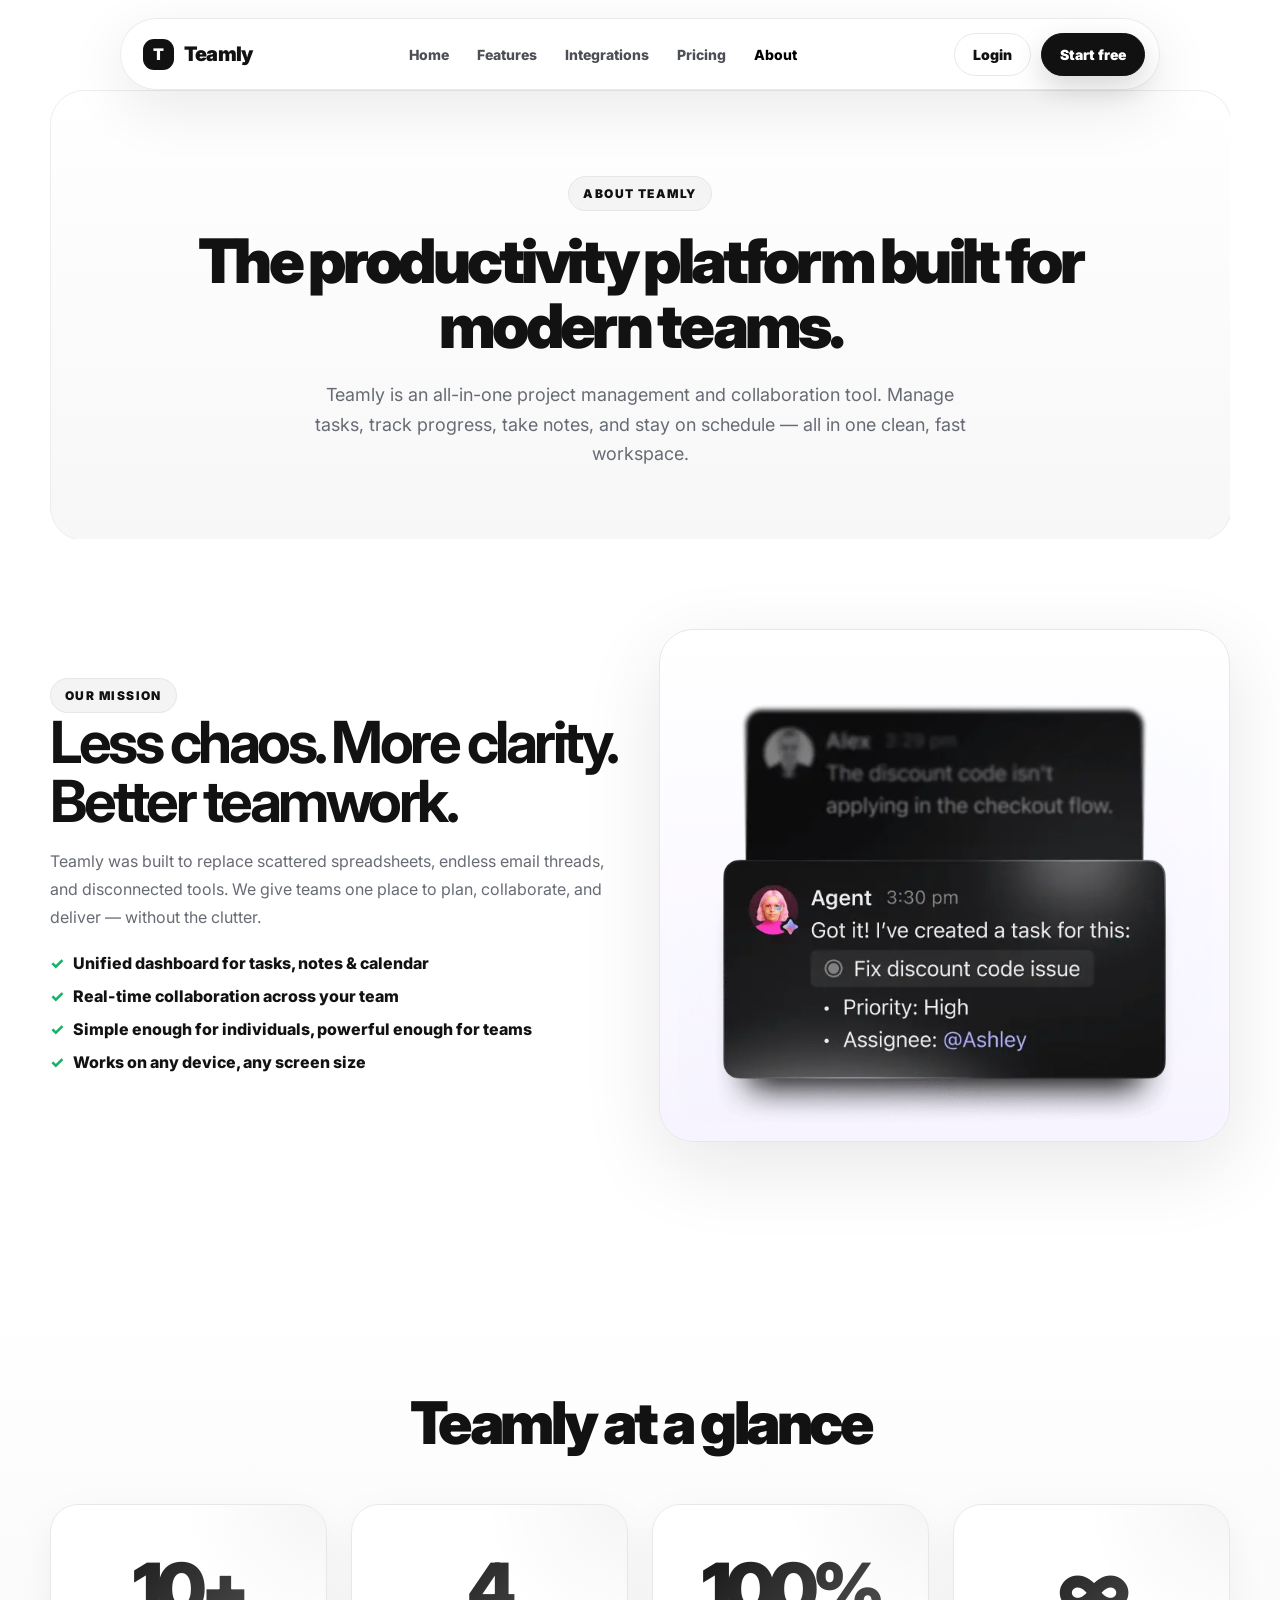
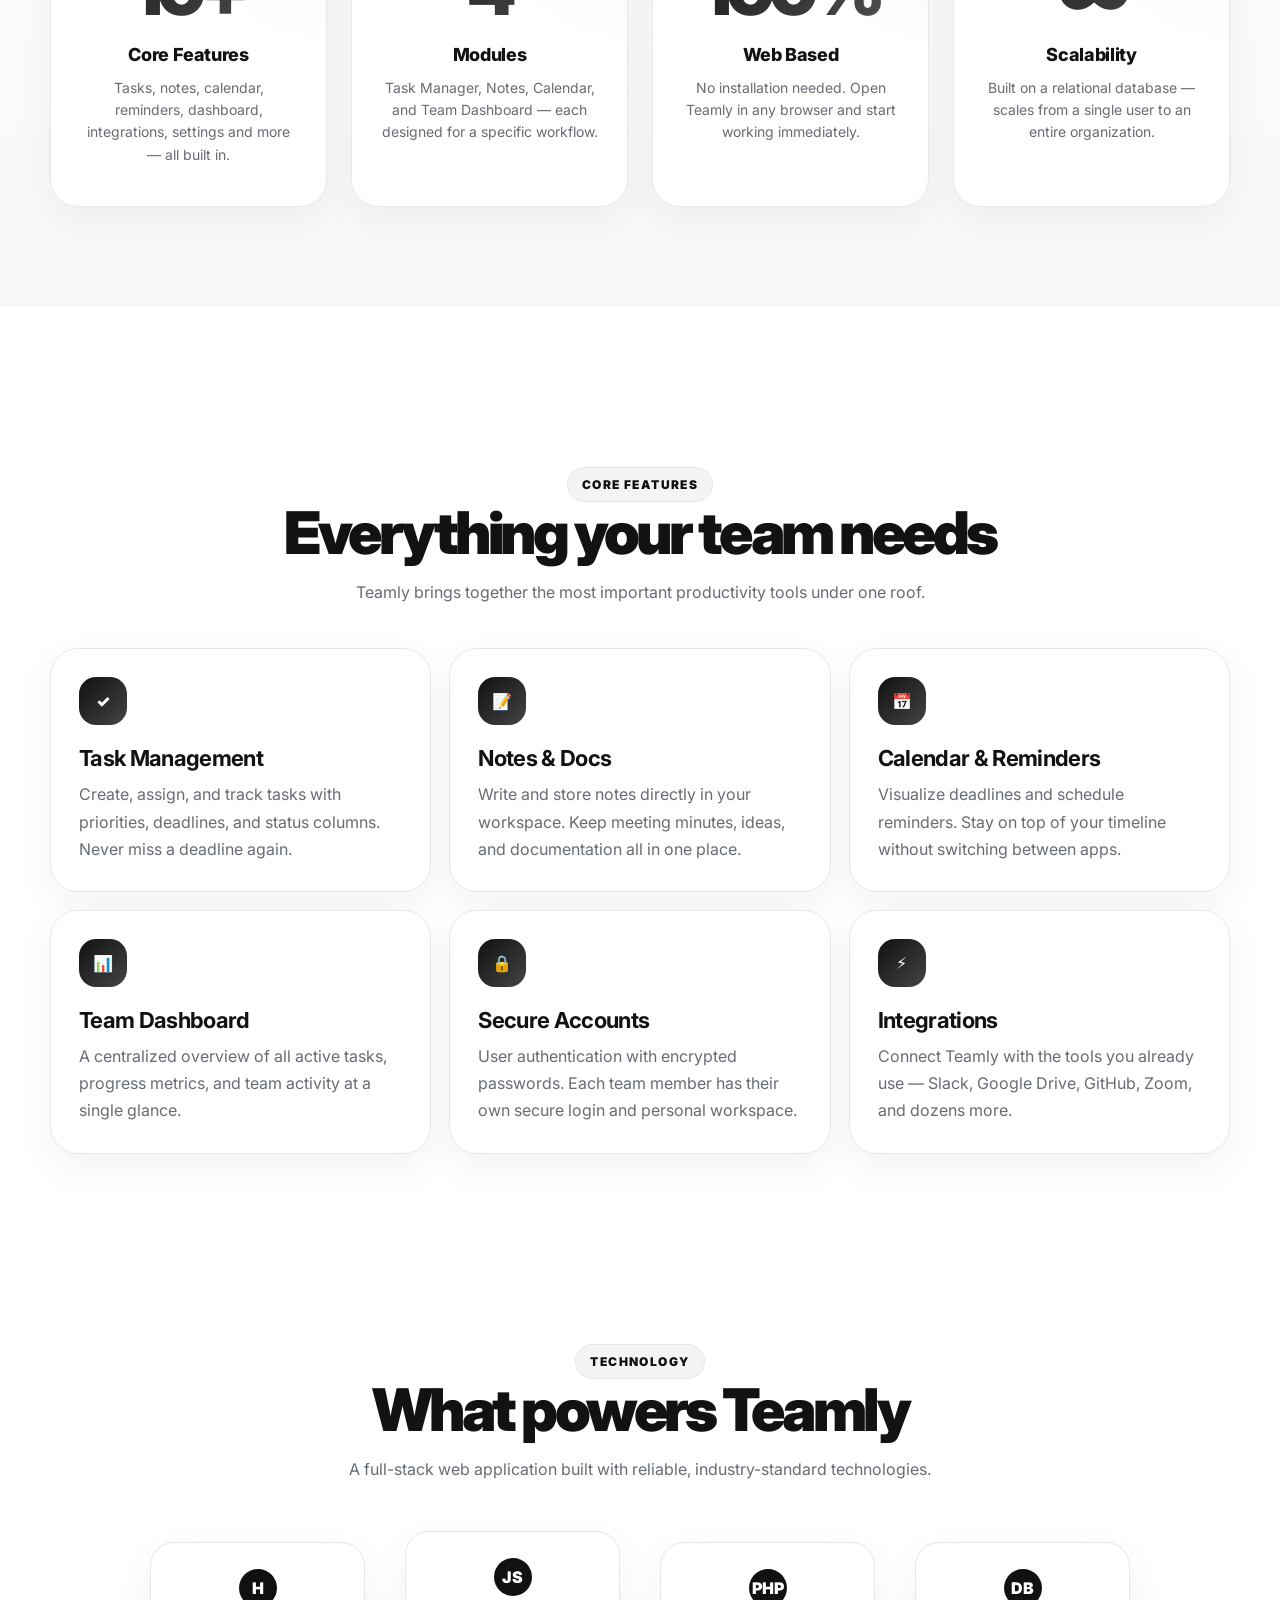
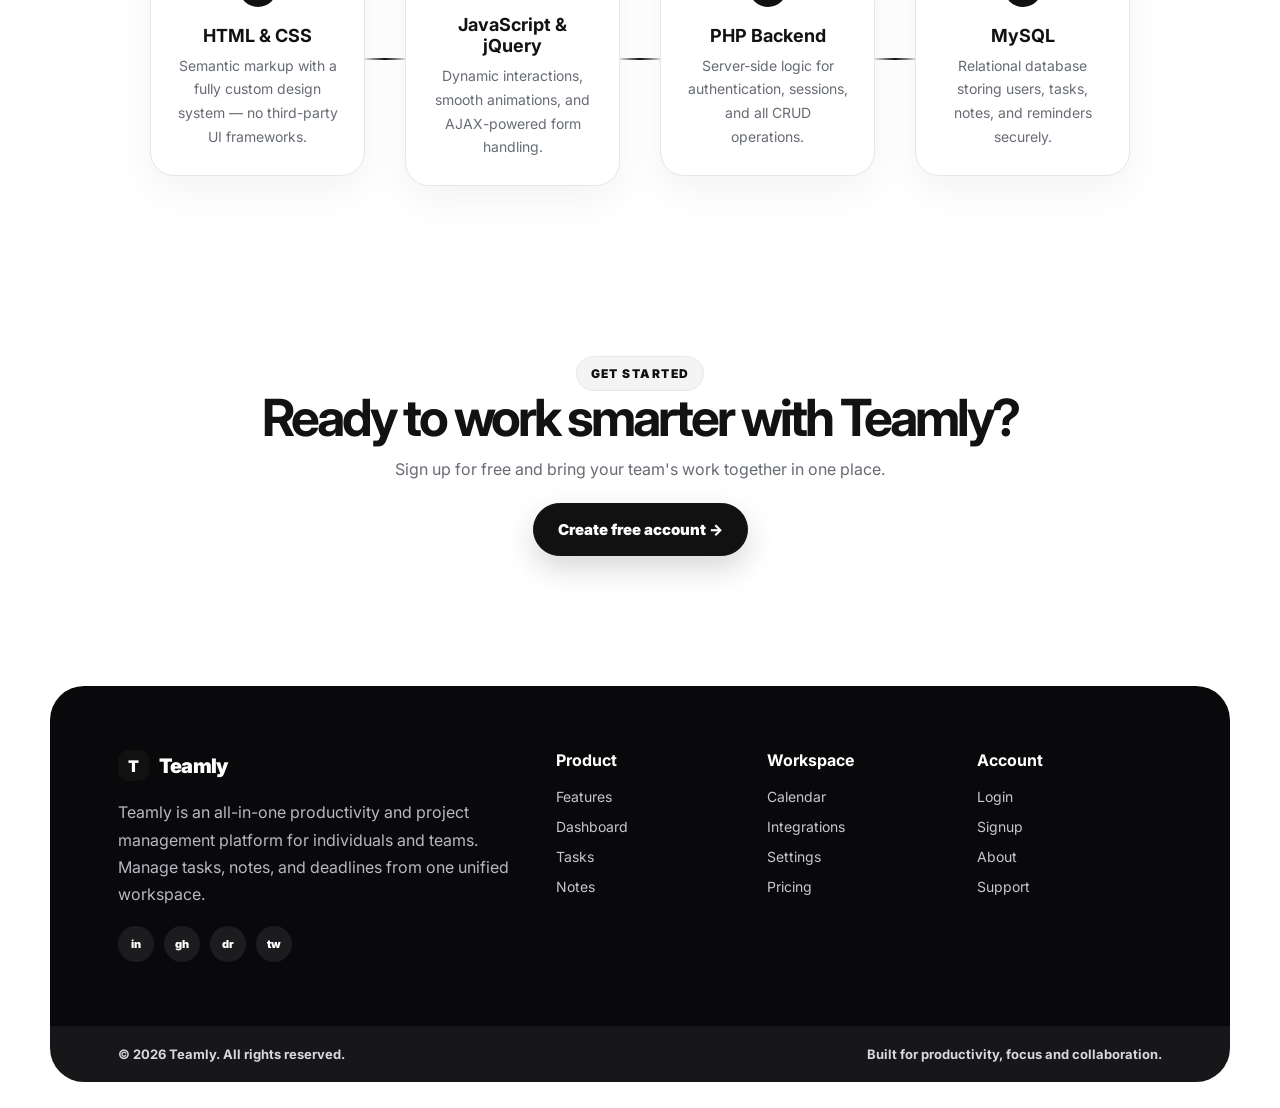
<file: about.html>
<!DOCTYPE html>
<html lang="en">
<head>
  <meta charset="UTF-8">
  <meta name="viewport" content="width=device-width, initial-scale=1.0">
  <title>About — Teamly</title>
  <link rel="preconnect" href="https://fonts.googleapis.com">
  <link rel="preconnect" href="https://fonts.gstatic.com" crossorigin>
  <link href="https://fonts.googleapis.com/css2?family=Inter:wght@400;500;600;700;800;900&display=swap" rel="stylesheet">
  <link rel="stylesheet" href="assets/css/home.css">
</head>
<body>

<header class="glass-header">
  <a href="index.html" class="brand"><span class="brand-mark">T</span><span>Teamly</span></a>
  <nav class="nav-menu" id="navMenu">
    <a href="index.html">Home</a>
    <a href="features.html">Features</a>
    <a href="integrations.html">Integrations</a>
    <a href="pricing.html">Pricing</a>
    <a href="about.html" class="active">About</a>
  </nav>
  <div class="nav-actions">
    <a href="login.html" class="btn btn-light">Login</a>
    <a href="signup.html" class="btn btn-dark">Start free</a>
    <button class="hamburger" id="hamburger" aria-label="Open menu"><span></span><span></span><span></span></button>
  </div>
</header>

<main>

  <!-- Hero -->
  <section class="page-hero section-shell">
    <span class="eyebrow">About Teamly</span>
    <h1>The productivity platform built for modern teams.</h1>
    <p>Teamly is an all-in-one project management and collaboration tool. Manage tasks, track progress, take notes, and stay on schedule — all in one clean, fast workspace.</p>
  </section>

  <!-- Mission -->
  <section class="split-section section-shell">
    <div>
      <span class="eyebrow">Our Mission</span>
      <h2>Less chaos. More clarity. Better teamwork.</h2>
      <p>Teamly was built to replace scattered spreadsheets, endless email threads, and disconnected tools. We give teams one place to plan, collaborate, and deliver — without the clutter.</p>
      <ul class="check-list">
        <li>Unified dashboard for tasks, notes & calendar</li>
        <li>Real-time collaboration across your team</li>
        <li>Simple enough for individuals, powerful enough for teams</li>
        <li>Works on any device, any screen size</li>
      </ul>
    </div>
    <div class="visual-card fade-up">
      <img src="assets/images/clickup/brain-3.webp" alt="Teamly platform visual">
    </div>
  </section>

  <!-- Stats -->
  <section class="stats-section">
    <h2>Teamly at a glance</h2>
    <div class="stats-grid">
      <div class="stat-card fade-up">
        <span class="stat-number">10+</span>
        <span class="stat-label">Core Features</span>
        <p class="stat-desc">Tasks, notes, calendar, reminders, dashboard, integrations, settings and more — all built in.</p>
      </div>
      <div class="stat-card fade-up">
        <span class="stat-number">4</span>
        <span class="stat-label">Modules</span>
        <p class="stat-desc">Task Manager, Notes, Calendar, and Team Dashboard — each designed for a specific workflow.</p>
      </div>
      <div class="stat-card fade-up">
        <span class="stat-number">100%</span>
        <span class="stat-label">Web Based</span>
        <p class="stat-desc">No installation needed. Open Teamly in any browser and start working immediately.</p>
      </div>
      <div class="stat-card fade-up">
        <span class="stat-number">∞</span>
        <span class="stat-label">Scalability</span>
        <p class="stat-desc">Built on a relational database — scales from a single user to an entire organization.</p>
      </div>
    </div>
  </section>

  <!-- What Teamly Does -->
  <section class="section-shell section-pad">
    <div class="section-heading">
      <span class="eyebrow">Core Features</span>
      <h2>Everything your team needs</h2>
      <p>Teamly brings together the most important productivity tools under one roof.</p>
    </div>
    <div class="feature-grid">
      <div class="feature-card fade-up">
        <div class="icon-bubble">✓</div>
        <h3>Task Management</h3>
        <p>Create, assign, and track tasks with priorities, deadlines, and status columns. Never miss a deadline again.</p>
      </div>
      <div class="feature-card fade-up">
        <div class="icon-bubble">📝</div>
        <h3>Notes & Docs</h3>
        <p>Write and store notes directly in your workspace. Keep meeting minutes, ideas, and documentation all in one place.</p>
      </div>
      <div class="feature-card fade-up">
        <div class="icon-bubble">📅</div>
        <h3>Calendar & Reminders</h3>
        <p>Visualize deadlines and schedule reminders. Stay on top of your timeline without switching between apps.</p>
      </div>
      <div class="feature-card fade-up">
        <div class="icon-bubble">📊</div>
        <h3>Team Dashboard</h3>
        <p>A centralized overview of all active tasks, progress metrics, and team activity at a single glance.</p>
      </div>
      <div class="feature-card fade-up">
        <div class="icon-bubble">🔒</div>
        <h3>Secure Accounts</h3>
        <p>User authentication with encrypted passwords. Each team member has their own secure login and personal workspace.</p>
      </div>
      <div class="feature-card fade-up">
        <div class="icon-bubble">⚡</div>
        <h3>Integrations</h3>
        <p>Connect Teamly with the tools you already use — Slack, Google Drive, GitHub, Zoom, and dozens more.</p>
      </div>
    </div>
  </section>

  <!-- Tech Stack -->
  <section class="context-section section-shell">
    <span class="eyebrow">Technology</span>
    <h2>What powers Teamly</h2>
    <p>A full-stack web application built with reliable, industry-standard technologies.</p>
    <div class="context-flow" style="margin-top:48px; grid-template-columns:1fr 40px 1fr 40px 1fr 40px 1fr">
      <div class="context-card">
        <span>H</span>
        <b>HTML & CSS</b>
        <p>Semantic markup with a fully custom design system — no third-party UI frameworks.</p>
      </div>
      <div class="flow-line"></div>
      <div class="context-card">
        <span>JS</span>
        <b>JavaScript & jQuery</b>
        <p>Dynamic interactions, smooth animations, and AJAX-powered form handling.</p>
      </div>
      <div class="flow-line"></div>
      <div class="context-card">
        <span>PHP</span>
        <b>PHP Backend</b>
        <p>Server-side logic for authentication, sessions, and all CRUD operations.</p>
      </div>
      <div class="flow-line"></div>
      <div class="context-card">
        <span>DB</span>
        <b>MySQL</b>
        <p>Relational database storing users, tasks, notes, and reminders securely.</p>
      </div>
    </div>
  </section>

  <!-- CTA -->
  <section class="final-cta section-shell">
    <span class="eyebrow">Get Started</span>
    <h2>Ready to work smarter with Teamly?</h2>
    <p>Sign up for free and bring your team's work together in one place.</p>
    <a href="signup.html" class="btn btn-dark btn-large">Create free account →</a>
  </section>

</main>

<footer class="creative-footer">
  <div class="footer-glow"></div>
  <div class="footer-top">
    <div class="footer-brand">
      <a href="index.html" class="brand footer-brand-logo"><span class="brand-mark">T</span><span>Teamly</span></a>
      <p>Teamly is an all-in-one productivity and project management platform for individuals and teams. Manage tasks, notes, and deadlines from one unified workspace.</p>
      <div class="socials"><a>in</a><a>gh</a><a>dr</a><a>tw</a></div>
    </div>
    <div class="footer-links">
      <div><h4>Product</h4><a href="features.html">Features</a><a href="dashboard.php">Dashboard</a><a href="tasks.php">Tasks</a><a href="notes.php">Notes</a></div>
      <div><h4>Workspace</h4><a href="calendar.html">Calendar</a><a href="integrations.html">Integrations</a><a href="settings.html">Settings</a><a href="pricing.html">Pricing</a></div>
      <div><h4>Account</h4><a href="login.html">Login</a><a href="signup.html">Signup</a><a href="about.html">About</a><a href="#">Support</a></div>
    </div>
  </div>
  <div class="footer-bottom"><span>© 2026 Teamly. All rights reserved.</span><span>Built for productivity, focus and collaboration.</span></div>
</footer>

<script src="https://code.jquery.com/jquery-3.7.1.min.js"></script>
<script src="assets/js/home.js"></script>
</body>
</html>
</file>
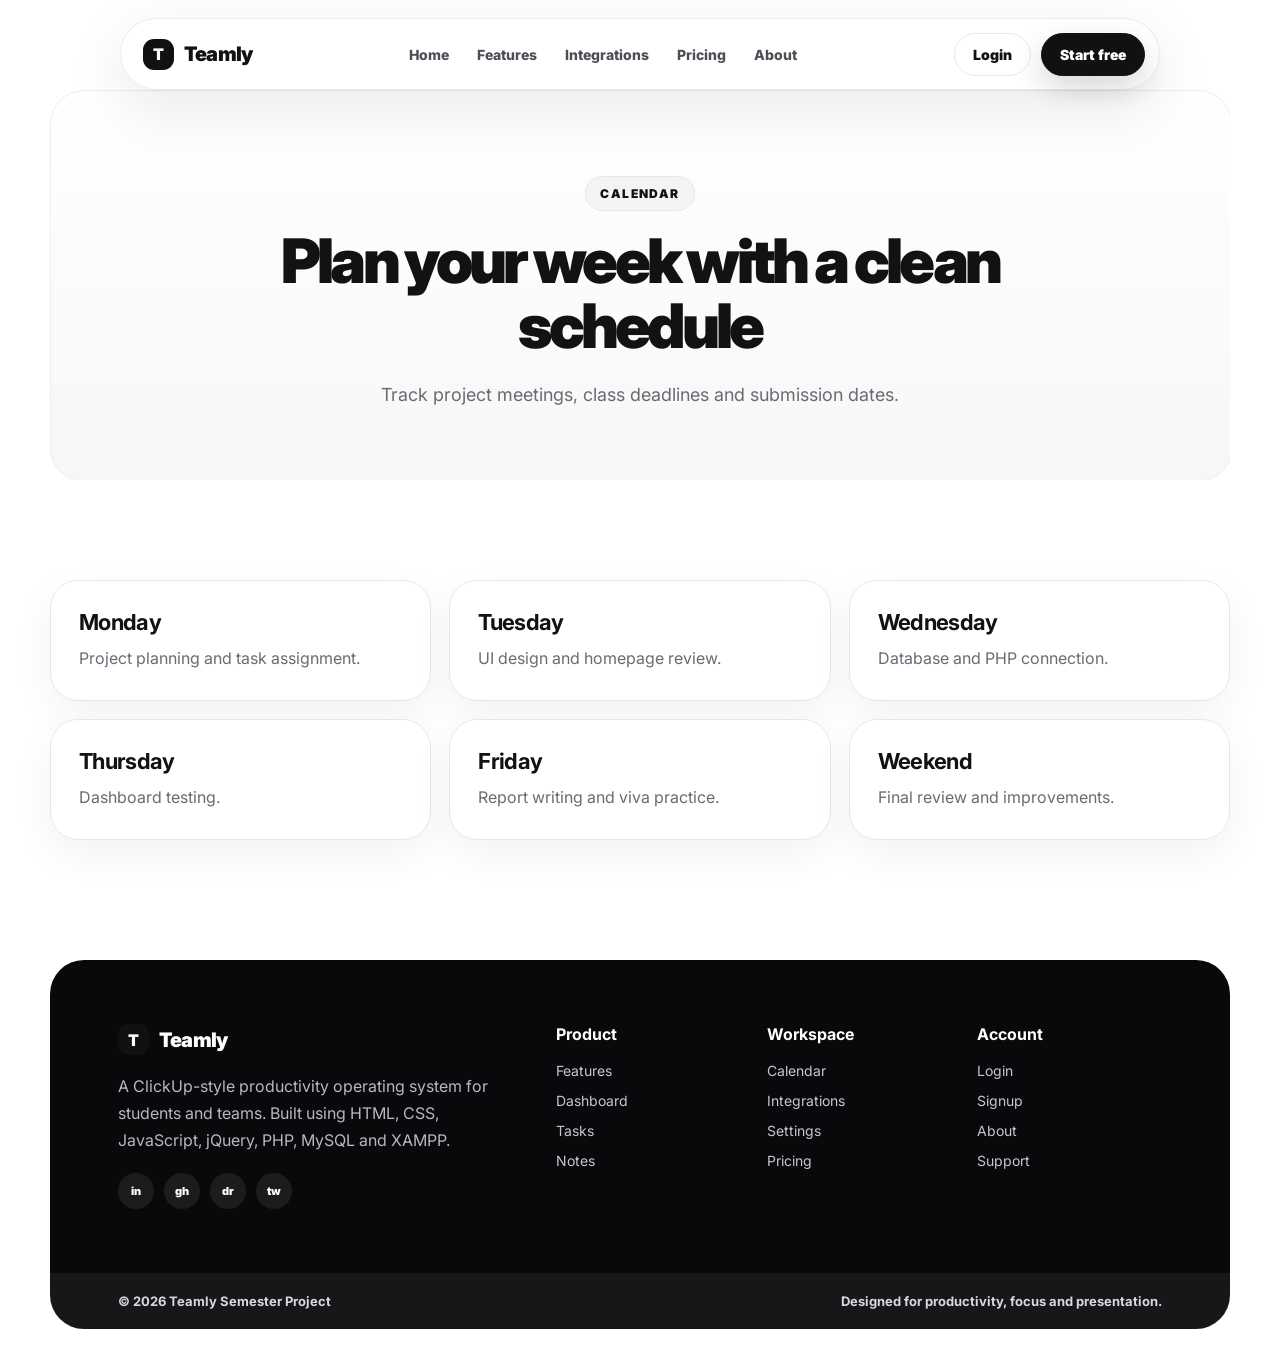
<file: calendar.html>
<!DOCTYPE html><html lang="en"><head><meta charset="UTF-8"><meta name="viewport" content="width=device-width, initial-scale=1.0"><title>Calendar — Teamly</title><link rel="preconnect" href="https://fonts.googleapis.com"><link rel="preconnect" href="https://fonts.gstatic.com" crossorigin><link href="https://fonts.googleapis.com/css2?family=Inter:wght@400;500;600;700;800;900&display=swap" rel="stylesheet"><link rel="stylesheet" href="assets/css/home.css"></head><body><header class="glass-header">
  <a href="index.html" class="brand"><span class="brand-mark">T</span><span>Teamly</span></a>
  <nav class="nav-menu" id="navMenu">
    <a href="index.html">Home</a><a href="features.html">Features</a><a href="integrations.html">Integrations</a><a href="pricing.html">Pricing</a><a href="about.html">About</a>
  </nav>
  <div class="nav-actions"><a href="login.html" class="btn btn-light">Login</a><a href="signup.html" class="btn btn-dark">Start free</a><button class="hamburger" id="hamburger" aria-label="Open menu"><span></span><span></span><span></span></button></div>
</header><main><section class="page-hero section-shell"><span class="eyebrow">Calendar</span><h1>Plan your week with a clean schedule</h1><p>Track project meetings, class deadlines and submission dates.</p></section><section class="section-shell section-pad"><div class="cards-grid"><article class="plain-card fade-up"><h3>Monday</h3><p>Project planning and task assignment.</p></article><article class="plain-card fade-up"><h3>Tuesday</h3><p>UI design and homepage review.</p></article><article class="plain-card fade-up"><h3>Wednesday</h3><p>Database and PHP connection.</p></article><article class="plain-card fade-up"><h3>Thursday</h3><p>Dashboard testing.</p></article><article class="plain-card fade-up"><h3>Friday</h3><p>Report writing and viva practice.</p></article><article class="plain-card fade-up"><h3>Weekend</h3><p>Final review and improvements.</p></article></div></section></main><footer class="creative-footer">
  <div class="footer-glow"></div>
  <div class="footer-top">
    <div class="footer-brand">
      <a href="index.html" class="brand footer-brand-logo"><span class="brand-mark">T</span><span>Teamly</span></a>
      <p>A ClickUp-style productivity operating system for students and teams. Built using HTML, CSS, JavaScript, jQuery, PHP, MySQL and XAMPP.</p>
      <div class="socials"><a>in</a><a>gh</a><a>dr</a><a>tw</a></div>
    </div>
    <div class="footer-links">
      <div><h4>Product</h4><a href="features.html">Features</a><a href="dashboard.php">Dashboard</a><a href="tasks.php">Tasks</a><a href="notes.php">Notes</a></div>
      <div><h4>Workspace</h4><a href="calendar.html">Calendar</a><a href="integrations.html">Integrations</a><a href="settings.html">Settings</a><a href="pricing.html">Pricing</a></div>
      <div><h4>Account</h4><a href="login.html">Login</a><a href="signup.html">Signup</a><a href="about.html">About</a><a href="#">Support</a></div>
    </div>
  </div>
  <div class="footer-bottom"><span>© 2026 Teamly Semester Project</span><span>Designed for productivity, focus and presentation.</span></div>
</footer><script src="https://code.jquery.com/jquery-3.7.1.min.js"></script><script src="assets/js/home.js"></script></body></html>
</file>
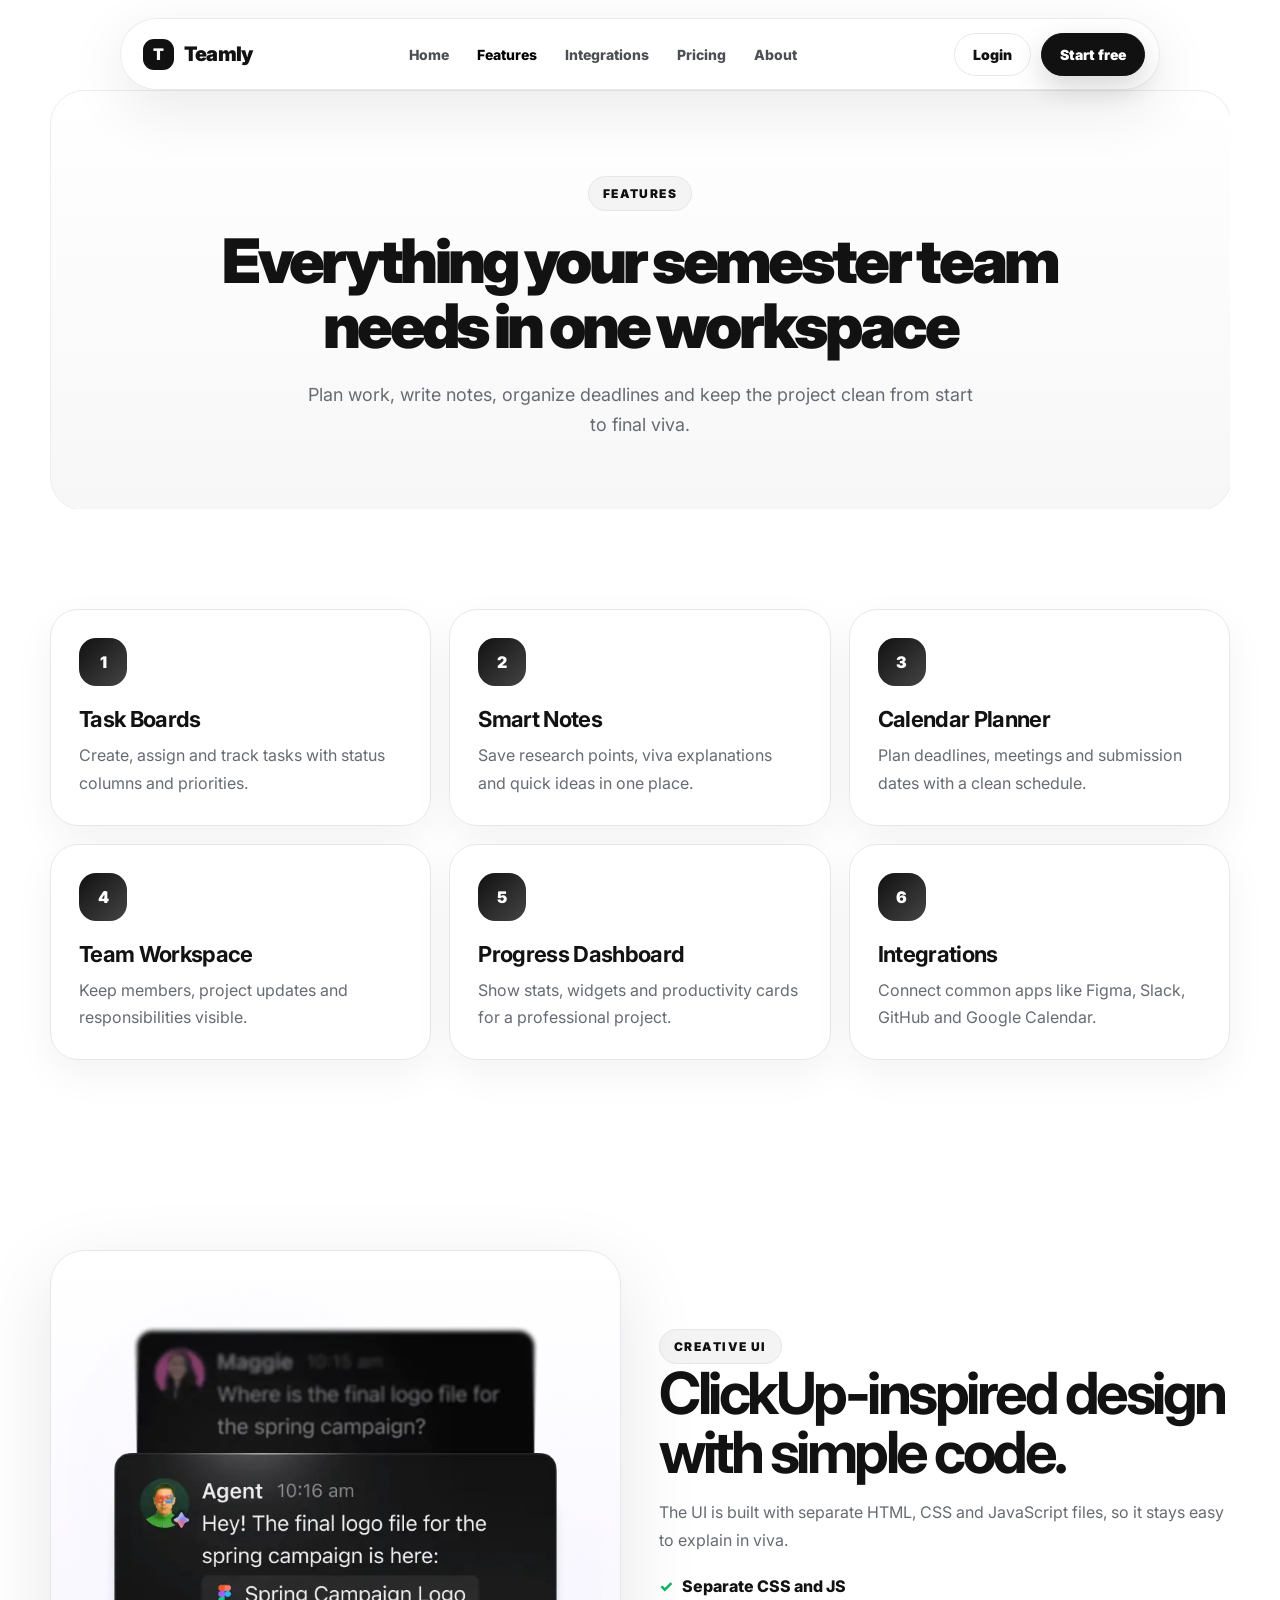
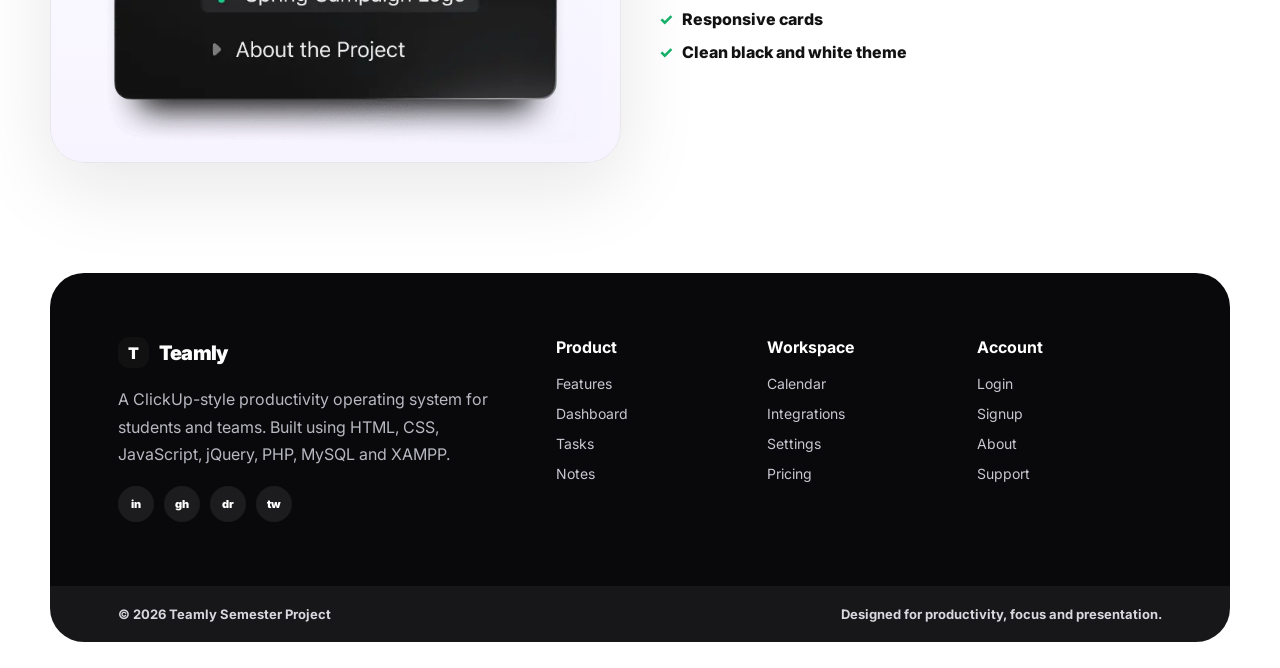
<file: features.html>
<!DOCTYPE html>
<html lang="en">

<head>
  <meta charset="UTF-8">
  <meta name="viewport" content="width=device-width, initial-scale=1.0">
  <title>Features — Teamly</title>
  <link rel="preconnect" href="https://fonts.googleapis.com">
  <link rel="preconnect" href="https://fonts.gstatic.com" crossorigin>
  <link href="https://fonts.googleapis.com/css2?family=Inter:wght@400;500;600;700;800;900&display=swap"
    rel="stylesheet">
  <link rel="stylesheet" href="assets/css/home.css">
</head>

<body>
  <header class="glass-header">
    <a href="index.html" class="brand"><span class="brand-mark">T</span><span>Teamly</span></a>
    <nav class="nav-menu" id="navMenu">
      <a href="index.html">Home</a><a href="features.html">Features</a><a href="integrations.html">Integrations</a><a
        href="pricing.html">Pricing</a><a href="about.html">About</a>
    </nav>
    <div class="nav-actions"><a href="login.html" class="btn btn-light">Login</a><a href="signup.html"
        class="btn btn-dark">Start free</a><button class="hamburger" id="hamburger"
        aria-label="Open menu"><span></span><span></span><span></span></button></div>
  </header>
  <main>
    <section class="page-hero section-shell"><span class="eyebrow">Features</span>
      <h1>Everything your semester team needs in one workspace</h1>
      <p>Plan work, write notes, organize deadlines and keep the project clean from start to final viva.</p>
    </section>
    <section class="section-shell section-pad">
      <div class="feature-grid">
        <article class="feature-card fade-up">
          <div class="icon-bubble">1</div>
          <h3>Task Boards</h3>
          <p>Create, assign and track tasks with status columns and priorities.</p>
        </article>
        <article class="feature-card fade-up">
          <div class="icon-bubble">2</div>
          <h3>Smart Notes</h3>
          <p>Save research points, viva explanations and quick ideas in one place.</p>
        </article>
        <article class="feature-card fade-up">
          <div class="icon-bubble">3</div>
          <h3>Calendar Planner</h3>
          <p>Plan deadlines, meetings and submission dates with a clean schedule.</p>
        </article>
        <article class="feature-card fade-up">
          <div class="icon-bubble">4</div>
          <h3>Team Workspace</h3>
          <p>Keep members, project updates and responsibilities visible.</p>
        </article>
        <article class="feature-card fade-up">
          <div class="icon-bubble">5</div>
          <h3>Progress Dashboard</h3>
          <p>Show stats, widgets and productivity cards for a professional project.</p>
        </article>
        <article class="feature-card fade-up">
          <div class="icon-bubble">6</div>
          <h3>Integrations</h3>
          <p>Connect common apps like Figma, Slack, GitHub and Google Calendar.</p>
        </article>
      </div>
    </section>
    <section class="split-section section-shell">
      <div class="visual-card fade-up"><img src="assets/images/clickup/brain-2.webp" alt="Teamly AI visual"></div>
      <div><span class="eyebrow">Creative UI</span>
        <h2>ClickUp-inspired design with simple code.</h2>
        <p>The UI is built with separate HTML, CSS and JavaScript files, so it stays easy to explain in viva.</p>
        <ul class="check-list">
          <li>Separate CSS and JS</li>
          <li>Responsive cards</li>
          <li>Clean black and white theme</li>
        </ul>
      </div>
    </section>
  </main>
  <footer class="creative-footer">
    <div class="footer-glow"></div>
    <div class="footer-top">
      <div class="footer-brand">
        <a href="index.html" class="brand footer-brand-logo"><span class="brand-mark">T</span><span>Teamly</span></a>
        <p>A ClickUp-style productivity operating system for students and teams. Built using HTML, CSS, JavaScript,
          jQuery, PHP, MySQL and XAMPP.</p>
        <div class="socials"><a>in</a><a>gh</a><a>dr</a><a>tw</a></div>
      </div>
      <div class="footer-links">
        <div>
          <h4>Product</h4><a href="features.html">Features</a><a href="dashboard.php">Dashboard</a><a
            href="tasks.php">Tasks</a><a href="notes.php">Notes</a>
        </div>
        <div>
          <h4>Workspace</h4><a href="calendar.html">Calendar</a><a href="integrations.html">Integrations</a><a
            href="settings.html">Settings</a><a href="pricing.html">Pricing</a>
        </div>
        <div>
          <h4>Account</h4><a href="login.html">Login</a><a href="signup.html">Signup</a><a href="about.html">About</a><a
            href="#">Support</a>
        </div>
      </div>
    </div>
    <div class="footer-bottom"><span>© 2026 Teamly Semester Project</span><span>Designed for productivity, focus and
        presentation.</span></div>
  </footer>
  <script src="https://code.jquery.com/jquery-3.7.1.min.js"></script>
  <script src="assets/js/home.js"></script>
</body>

</html>
</file>
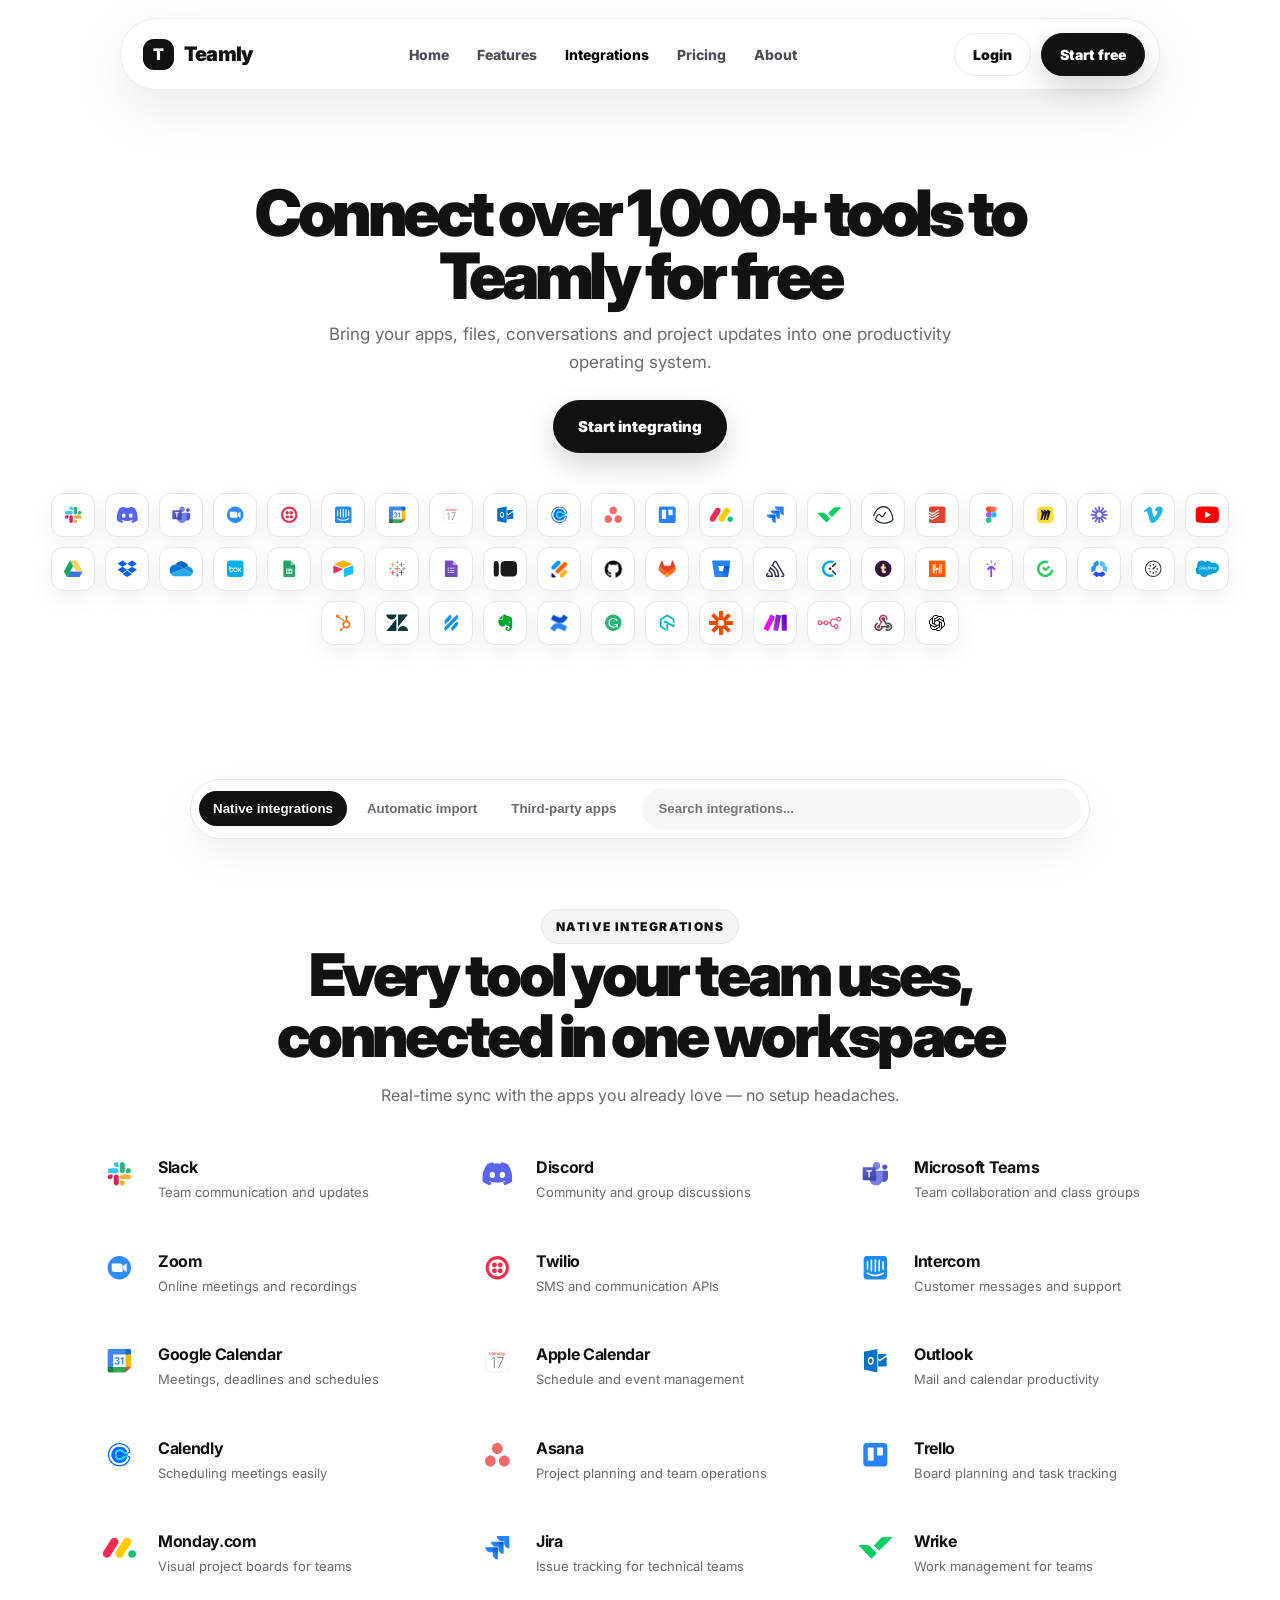
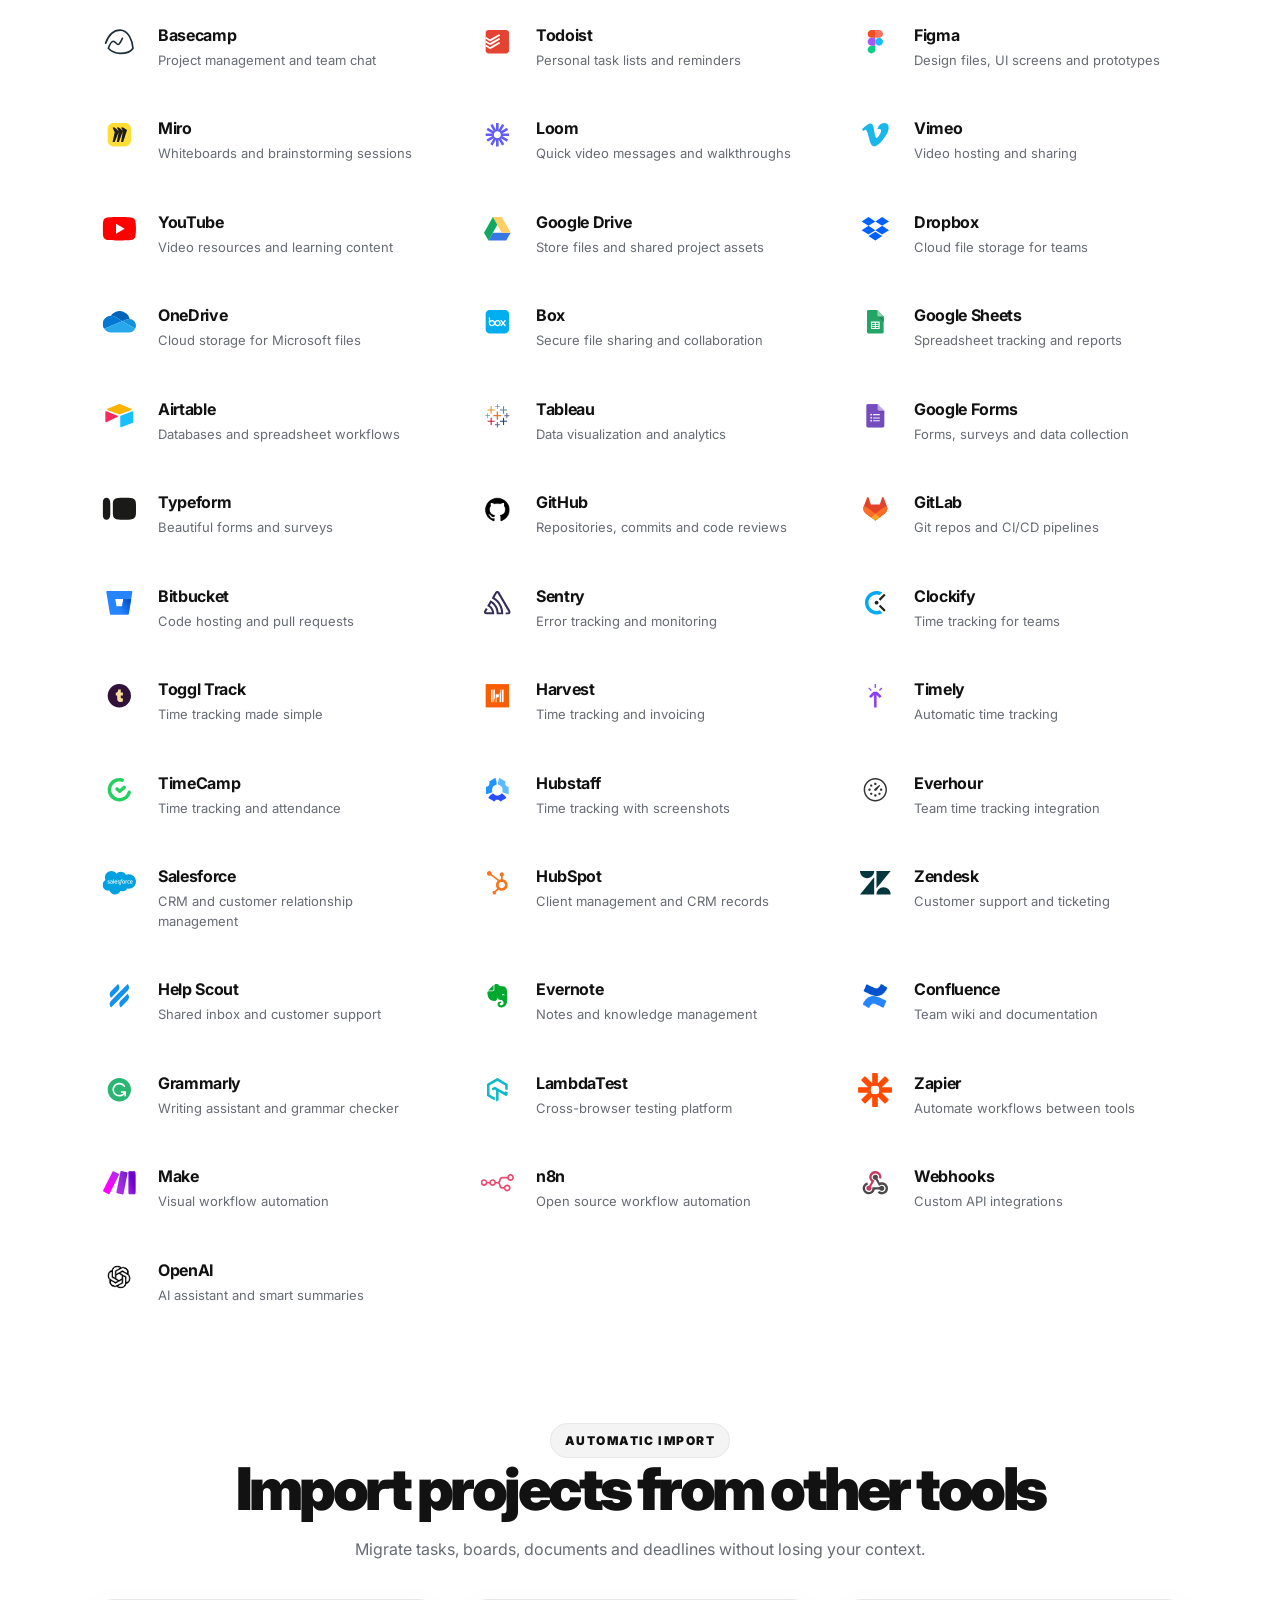
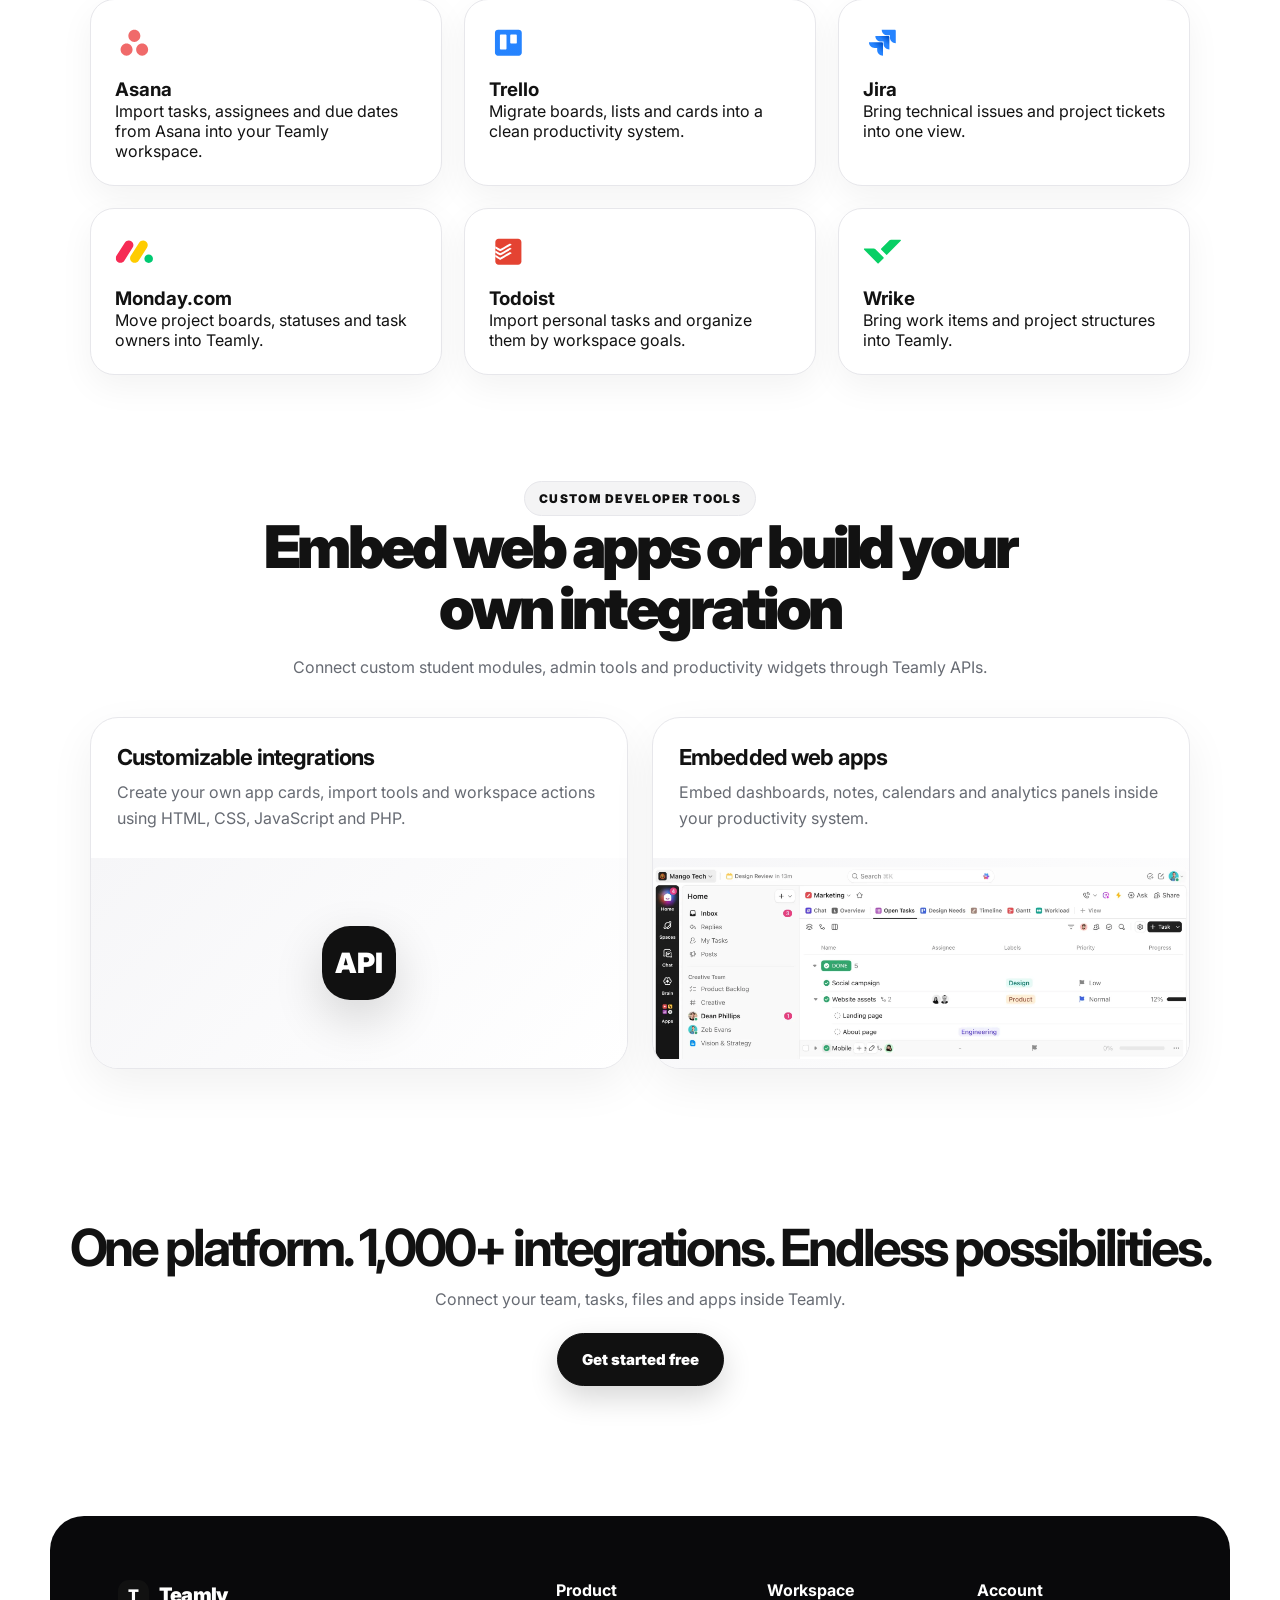
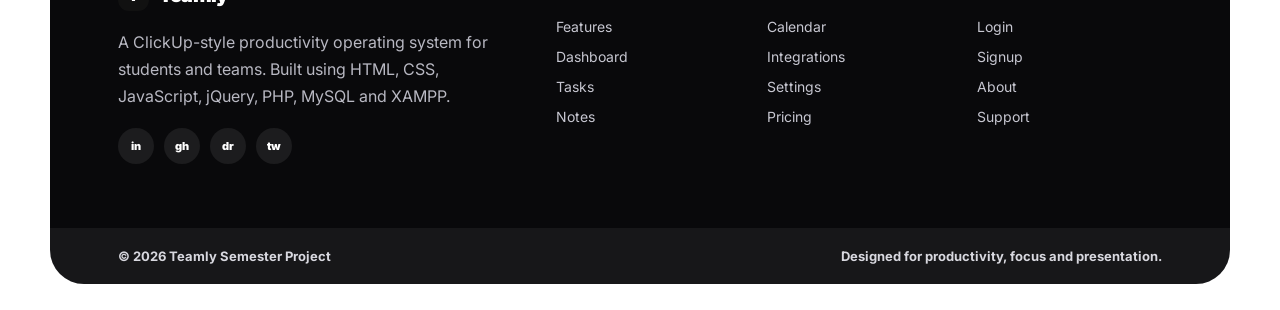
<file: integrations.html>
<!DOCTYPE html>
<html lang="en">
<head>
<meta charset="UTF-8"><meta name="viewport" content="width=device-width, initial-scale=1.0">
<title>Integrations — Teamly</title>
<link rel="preconnect" href="https://fonts.googleapis.com"><link rel="preconnect" href="https://fonts.gstatic.com" crossorigin>
<link href="https://fonts.googleapis.com/css2?family=Inter:wght@400;500;600;700;800;900&display=swap" rel="stylesheet">
<link rel="stylesheet" href="assets/css/home.css">
</head>
<body>
<header class="glass-header">
  <a href="index.html" class="brand"><span class="brand-mark">T</span><span>Teamly</span></a>
  <nav class="nav-menu" id="navMenu">
    <a href="index.html">Home</a><a href="features.html">Features</a><a href="integrations.html" class="active">Integrations</a><a href="pricing.html">Pricing</a><a href="about.html">About</a>
  </nav>
  <div class="nav-actions"><a href="login.html" class="btn btn-light">Login</a><a href="signup.html" class="btn btn-dark">Start free</a><button class="hamburger" id="hamburger" aria-label="Open menu"><span></span><span></span><span></span></button></div>
</header>
<main>
<section class="integrations-hero section-shell">
  <h1>Connect over 1,000+ tools to Teamly for free</h1>
  <p>Bring your apps, files, conversations and project updates into one productivity operating system.</p>
  <a href="signup.html" class="btn btn-dark btn-large">Start integrating</a>
  <div class="logo-ribbon">
    <!-- Communication -->
    <div class="logo-pill"><img src="assets/images/logos/Slack.svg" alt="Slack"></div>
    <div class="logo-pill"><img src="assets/images/logos/Discord.svg" alt="Discord"></div>
    <div class="logo-pill"><img src="assets/images/logos/MicrosoftTeams.svg" alt="Microsoft Teams"></div>
    <div class="logo-pill"><img src="assets/images/logos/Zoom.svg" alt="Zoom"></div>
    <div class="logo-pill"><img src="assets/images/logos/Twilio.svg" alt="Twilio"></div>
    <div class="logo-pill"><img src="assets/images/logos/Intercom.svg" alt="Intercom"></div>
    
    <!-- Calendar & Email -->
    <div class="logo-pill"><img src="assets/images/logos/GoogleCalendar.svg" alt="Google Calendar"></div>
    <div class="logo-pill"><img src="assets/images/logos/Apple_Calendar.svg" alt="Apple Calendar"></div>
    <div class="logo-pill"><img src="assets/images/logos/outlook.svg" alt="Outlook"></div>
    <div class="logo-pill"><img src="assets/images/logos/Calendly.svg" alt="Calendly"></div>
    
    <!-- Project Management -->
    <div class="logo-pill"><img src="assets/images/logos/Asana.svg" alt="Asana"></div>
    <div class="logo-pill"><img src="assets/images/logos/Trello.svg" alt="Trello"></div>
    <div class="logo-pill"><img src="assets/images/logos/Monday.com.svg" alt="Monday.com"></div>
    <div class="logo-pill"><img src="assets/images/logos/Jira.svg" alt="Jira"></div>
    <div class="logo-pill"><img src="assets/images/logos/Wrike.svg" alt="Wrike"></div>
    <div class="logo-pill"><img src="assets/images/logos/Basecamp.svg" alt="Basecamp"></div>
    <div class="logo-pill"><img src="assets/images/logos/Todoist.svg" alt="Todoist"></div>
    
    <!-- Design & Creative -->
    <div class="logo-pill"><img src="assets/images/logos/Figma.svg" alt="Figma"></div>
    <div class="logo-pill"><img src="assets/images/logos/Miro.svg" alt="Miro"></div>
    <div class="logo-pill"><img src="assets/images/logos/Loom.svg" alt="Loom"></div>
    <div class="logo-pill"><img src="assets/images/logos/Vimeo.svg" alt="Vimeo"></div>
    <div class="logo-pill"><img src="assets/images/logos/Youtube.svg" alt="YouTube"></div>
    
    <!-- File Storage -->
    <div class="logo-pill"><img src="assets/images/logos/GoogleDrive.svg" alt="Google Drive"></div>
    <div class="logo-pill"><img src="assets/images/logos/Dropbox.svg" alt="Dropbox"></div>
    <div class="logo-pill"><img src="assets/images/logos/MicrosoftOneDrive.svg" alt="OneDrive"></div>
    <div class="logo-pill"><img src="assets/images/logos/Box.svg" alt="Box"></div>
    
    <!-- Spreadsheets & Data -->
    <div class="logo-pill"><img src="assets/images/logos/GoogleSheets.svg" alt="Google Sheets"></div>
    <div class="logo-pill"><img src="assets/images/logos/AirTable.svg" alt="Airtable"></div>
    <div class="logo-pill"><img src="assets/images/logos/Tableau.svg" alt="Tableau"></div>
    
    <!-- Forms -->
    <div class="logo-pill"><img src="assets/images/logos/GoogleForms.svg" alt="Google Forms"></div>
    <div class="logo-pill"><img src="assets/images/logos/Typeform.svg" alt="Typeform"></div>
    <div class="logo-pill"><img src="assets/images/logos/jotform.png" alt="JotForm"></div>
    
    <!-- Code & Development -->
    <div class="logo-pill"><img src="assets/images/logos/Github.png" alt="GitHub"></div>
    <div class="logo-pill"><img src="assets/images/logos/Gitlab.svg" alt="GitLab"></div>
    <div class="logo-pill"><img src="assets/images/logos/BitBucket.svg" alt="Bitbucket"></div>
    <div class="logo-pill"><img src="assets/images/logos/Sentry.svg" alt="Sentry"></div>
    
    <!-- Time Tracking -->
    <div class="logo-pill"><img src="assets/images/logos/Clockify.svg" alt="Clockify"></div>
    <div class="logo-pill"><img src="assets/images/logos/toggltrack.svg" alt="Toggl Track"></div>
    <div class="logo-pill"><img src="assets/images/logos/Harvest.svg" alt="Harvest"></div>
    <div class="logo-pill"><img src="assets/images/logos/Timely.svg" alt="Timely"></div>
    <div class="logo-pill"><img src="assets/images/logos/TimeCamp.svg" alt="TimeCamp"></div>
    <div class="logo-pill"><img src="assets/images/logos/Hubstaff.svg" alt="Hubstaff"></div>
    <div class="logo-pill"><img src="assets/images/logos/Everhour.svg" alt="Everhour"></div>
    
    <!-- CRM & Sales -->
    <div class="logo-pill"><img src="assets/images/logos/Salesforce.svg" alt="Salesforce"></div>
    <div class="logo-pill"><img src="assets/images/logos/Hubspot.svg" alt="HubSpot"></div>
    
    <!-- Support -->
    <div class="logo-pill"><img src="assets/images/logos/Zendesk.svg" alt="Zendesk"></div>
    <div class="logo-pill"><img src="assets/images/logos/HelpScout.svg" alt="Help Scout"></div>
    
    <!-- Documentation -->
    <div class="logo-pill"><img src="assets/images/logos/Evernote.svg" alt="Evernote"></div>
    <div class="logo-pill"><img src="assets/images/logos/Confluence.png" alt="Confluence"></div>
    <div class="logo-pill"><img src="assets/images/logos/Grammarly.svg" alt="Grammarly"></div>
    
    <!-- Testing -->
    <div class="logo-pill"><img src="assets/images/logos/LambdaTest.svg" alt="LambdaTest"></div>
    
    <!-- Automation -->
    <div class="logo-pill"><img src="assets/images/logos/zapier-logo-svg-vector.svg" alt="Zapier"></div>
    <div class="logo-pill"><img src="assets/images/logos/Make.svg" alt="Make"></div>
    <div class="logo-pill"><img src="assets/images/logos/n8n.svg" alt="n8n"></div>
    <div class="logo-pill"><img src="assets/images/logos/Webhooks.svg" alt="Webhooks"></div>
    
    <!-- AI -->
    <div class="logo-pill"><img src="assets/images/logos/OpenAI-black-monoblossom.png" alt="OpenAI"></div>
  </div>
</section>

<div class="integrations-toolbar">
  <div class="integration-tabs">
    <button class="active" data-filter="all">Native integrations</button>
    <button data-filter="import">Automatic import</button>
    <button data-filter="third">Third-party apps</button>
  </div>
  <input id="integrationSearch" type="text" placeholder="Search integrations...">
</div>

<section class="integration-section" data-section="all">
  <div class="section-heading">
    <span class="eyebrow">Native integrations</span>
    <h2>Every tool your team uses, connected in one workspace</h2>
    <p>Real-time sync with the apps you already love — no setup headaches.</p>
  </div>
  <div class="app-directory">
    <!-- Communication & Collaboration -->
    <article class="app-item" data-name="slack"><img src="assets/images/logos/Slack.svg" alt="Slack"><div><h3>Slack</h3><p>Team communication and updates</p></div></article>
    <article class="app-item" data-name="discord"><img src="assets/images/logos/Discord.svg" alt="Discord"><div><h3>Discord</h3><p>Community and group discussions</p></div></article>
    <article class="app-item" data-name="microsoft teams"><img src="assets/images/logos/MicrosoftTeams.svg" alt="Microsoft Teams"><div><h3>Microsoft Teams</h3><p>Team collaboration and class groups</p></div></article>
    <article class="app-item" data-name="zoom"><img src="assets/images/logos/Zoom.svg" alt="Zoom"><div><h3>Zoom</h3><p>Online meetings and recordings</p></div></article>
    <article class="app-item" data-name="twilio"><img src="assets/images/logos/Twilio.svg" alt="Twilio"><div><h3>Twilio</h3><p>SMS and communication APIs</p></div></article>
    <article class="app-item" data-name="intercom"><img src="assets/images/logos/Intercom.svg" alt="Intercom"><div><h3>Intercom</h3><p>Customer messages and support</p></div></article>

    <!-- Email & Calendar -->
    <article class="app-item" data-name="google calendar"><img src="assets/images/logos/GoogleCalendar.svg" alt="Google Calendar"><div><h3>Google Calendar</h3><p>Meetings, deadlines and schedules</p></div></article>
    <article class="app-item" data-name="apple calendar"><img src="assets/images/logos/Apple_Calendar.svg" alt="Apple Calendar"><div><h3>Apple Calendar</h3><p>Schedule and event management</p></div></article>
    <article class="app-item" data-name="outlook"><img src="assets/images/logos/outlook.svg" alt="Outlook"><div><h3>Outlook</h3><p>Mail and calendar productivity</p></div></article>
    <article class="app-item" data-name="calendly"><img src="assets/images/logos/Calendly.svg" alt="Calendly"><div><h3>Calendly</h3><p>Scheduling meetings easily</p></div></article>

    <!-- Project Management -->
    <article class="app-item" data-name="asana"><img src="assets/images/logos/Asana.svg" alt="Asana"><div><h3>Asana</h3><p>Project planning and team operations</p></div></article>
    <article class="app-item" data-name="trello"><img src="assets/images/logos/Trello.svg" alt="Trello"><div><h3>Trello</h3><p>Board planning and task tracking</p></div></article>
    <article class="app-item" data-name="monday"><img src="assets/images/logos/Monday.com.svg" alt="Monday.com"><div><h3>Monday.com</h3><p>Visual project boards for teams</p></div></article>
    <article class="app-item" data-name="jira"><img src="assets/images/logos/Jira.svg" alt="Jira"><div><h3>Jira</h3><p>Issue tracking for technical teams</p></div></article>
    <article class="app-item" data-name="wrike"><img src="assets/images/logos/Wrike.svg" alt="Wrike"><div><h3>Wrike</h3><p>Work management for teams</p></div></article>
    <article class="app-item" data-name="basecamp"><img src="assets/images/logos/Basecamp.svg" alt="Basecamp"><div><h3>Basecamp</h3><p>Project management and team chat</p></div></article>
    <article class="app-item" data-name="todoist"><img src="assets/images/logos/Todoist.svg" alt="Todoist"><div><h3>Todoist</h3><p>Personal task lists and reminders</p></div></article>

    <!-- Design & Creative -->
    <article class="app-item" data-name="figma"><img src="assets/images/logos/Figma.svg" alt="Figma"><div><h3>Figma</h3><p>Design files, UI screens and prototypes</p></div></article>
    <article class="app-item" data-name="miro"><img src="assets/images/logos/Miro.svg" alt="Miro"><div><h3>Miro</h3><p>Whiteboards and brainstorming sessions</p></div></article>
    <article class="app-item" data-name="loom"><img src="assets/images/logos/Loom.svg" alt="Loom"><div><h3>Loom</h3><p>Quick video messages and walkthroughs</p></div></article>
    <article class="app-item" data-name="vimeo"><img src="assets/images/logos/Vimeo.svg" alt="Vimeo"><div><h3>Vimeo</h3><p>Video hosting and sharing</p></div></article>
    <article class="app-item" data-name="youtube"><img src="assets/images/logos/Youtube.svg" alt="YouTube"><div><h3>YouTube</h3><p>Video resources and learning content</p></div></article>

    <!-- File Storage & Sharing -->
    <article class="app-item" data-name="google drive"><img src="assets/images/logos/GoogleDrive.svg" alt="Google Drive"><div><h3>Google Drive</h3><p>Store files and shared project assets</p></div></article>
    <article class="app-item" data-name="dropbox"><img src="assets/images/logos/Dropbox.svg" alt="Dropbox"><div><h3>Dropbox</h3><p>Cloud file storage for teams</p></div></article>
    <article class="app-item" data-name="onedrive"><img src="assets/images/logos/MicrosoftOneDrive.svg" alt="OneDrive"><div><h3>OneDrive</h3><p>Cloud storage for Microsoft files</p></div></article>
    <article class="app-item" data-name="box"><img src="assets/images/logos/Box.svg" alt="Box"><div><h3>Box</h3><p>Secure file sharing and collaboration</p></div></article>

    <!-- Spreadsheets & Data -->
    <article class="app-item" data-name="google sheets"><img src="assets/images/logos/GoogleSheets.svg" alt="Google Sheets"><div><h3>Google Sheets</h3><p>Spreadsheet tracking and reports</p></div></article>
    <article class="app-item" data-name="airtable"><img src="assets/images/logos/AirTable.svg" alt="Airtable"><div><h3>Airtable</h3><p>Databases and spreadsheet workflows</p></div></article>
    <article class="app-item" data-name="tableau"><img src="assets/images/logos/Tableau.svg" alt="Tableau"><div><h3>Tableau</h3><p>Data visualization and analytics</p></div></article>

    <!-- Forms & Surveys -->
    <article class="app-item" data-name="google forms"><img src="assets/images/logos/GoogleForms.svg" alt="Google Forms"><div><h3>Google Forms</h3><p>Forms, surveys and data collection</p></div></article>
    <article class="app-item" data-name="typeform"><img src="assets/images/logos/Typeform.svg" alt="Typeform"><div><h3>Typeform</h3><p>Beautiful forms and surveys</p></div></article>

    <!-- Code & Development -->
    <article class="app-item" data-name="github"><img src="assets/images/logos/Github.png" alt="GitHub"><div><h3>GitHub</h3><p>Repositories, commits and code reviews</p></div></article>
    <article class="app-item" data-name="gitlab"><img src="assets/images/logos/Gitlab.svg" alt="GitLab"><div><h3>GitLab</h3><p>Git repos and CI/CD pipelines</p></div></article>
    <article class="app-item" data-name="bitbucket"><img src="assets/images/logos/BitBucket.svg" alt="Bitbucket"><div><h3>Bitbucket</h3><p>Code hosting and pull requests</p></div></article>
    <article class="app-item" data-name="sentry"><img src="assets/images/logos/Sentry.svg" alt="Sentry"><div><h3>Sentry</h3><p>Error tracking and monitoring</p></div></article>

    <!-- Time Tracking -->
    <article class="app-item" data-name="clockify"><img src="assets/images/logos/Clockify.svg" alt="Clockify"><div><h3>Clockify</h3><p>Time tracking for teams</p></div></article>
    <article class="app-item" data-name="toggl"><img src="assets/images/logos/toggltrack.svg" alt="Toggl Track"><div><h3>Toggl Track</h3><p>Time tracking made simple</p></div></article>
    <article class="app-item" data-name="harvest"><img src="assets/images/logos/Harvest.svg" alt="Harvest"><div><h3>Harvest</h3><p>Time tracking and invoicing</p></div></article>
    <article class="app-item" data-name="timely"><img src="assets/images/logos/Timely.svg" alt="Timely"><div><h3>Timely</h3><p>Automatic time tracking</p></div></article>
    <article class="app-item" data-name="timecamp"><img src="assets/images/logos/TimeCamp.svg" alt="TimeCamp"><div><h3>TimeCamp</h3><p>Time tracking and attendance</p></div></article>
    <article class="app-item" data-name="hubstaff"><img src="assets/images/logos/Hubstaff.svg" alt="Hubstaff"><div><h3>Hubstaff</h3><p>Time tracking with screenshots</p></div></article>
    <article class="app-item" data-name="everhour"><img src="assets/images/logos/Everhour.svg" alt="Everhour"><div><h3>Everhour</h3><p>Team time tracking integration</p></div></article>

    <!-- CRM & Sales -->
    <article class="app-item" data-name="salesforce"><img src="assets/images/logos/Salesforce.svg" alt="Salesforce"><div><h3>Salesforce</h3><p>CRM and customer relationship management</p></div></article>
    <article class="app-item" data-name="hubspot"><img src="assets/images/logos/Hubspot.svg" alt="HubSpot"><div><h3>HubSpot</h3><p>Client management and CRM records</p></div></article>

    <!-- Support & Customer Service -->
    <article class="app-item" data-name="zendesk"><img src="assets/images/logos/Zendesk.svg" alt="Zendesk"><div><h3>Zendesk</h3><p>Customer support and ticketing</p></div></article>
    <article class="app-item" data-name="helpscout"><img src="assets/images/logos/HelpScout.svg" alt="Help Scout"><div><h3>Help Scout</h3><p>Shared inbox and customer support</p></div></article>

    <!-- Writing & Documentation -->
    <article class="app-item" data-name="evernote"><img src="assets/images/logos/Evernote.svg" alt="Evernote"><div><h3>Evernote</h3><p>Notes and knowledge management</p></div></article>
    <article class="app-item" data-name="confluence"><img src="assets/images/logos/Confluence.png" alt="Confluence"><div><h3>Confluence</h3><p>Team wiki and documentation</p></div></article>
    <article class="app-item" data-name="grammarly"><img src="assets/images/logos/Grammarly.svg" alt="Grammarly"><div><h3>Grammarly</h3><p>Writing assistant and grammar checker</p></div></article>

    <!-- Testing & QA -->
    <article class="app-item" data-name="lambdatest"><img src="assets/images/logos/LambdaTest.svg" alt="LambdaTest"><div><h3>LambdaTest</h3><p>Cross-browser testing platform</p></div></article>

    <!-- Automation & Integration -->
    <article class="app-item" data-name="zapier"><img src="assets/images/logos/zapier-logo-svg-vector.svg" alt="Zapier"><div><h3>Zapier</h3><p>Automate workflows between tools</p></div></article>
    <article class="app-item" data-name="make"><img src="assets/images/logos/Make.svg" alt="Make"><div><h3>Make</h3><p>Visual workflow automation</p></div></article>
    <article class="app-item" data-name="n8n"><img src="assets/images/logos/n8n.svg" alt="n8n"><div><h3>n8n</h3><p>Open source workflow automation</p></div></article>
    <article class="app-item" data-name="webhooks"><img src="assets/images/logos/Webhooks.svg" alt="Webhooks"><div><h3>Webhooks</h3><p>Custom API integrations</p></div></article>

    <!-- AI & Intelligence -->
    <article class="app-item" data-name="openai"><img src="assets/images/logos/OpenAI-black-monoblossom.png" alt="OpenAI"><div><h3>OpenAI</h3><p>AI assistant and smart summaries</p></div></article>
  </div>
</section>

<section class="integration-section" data-section="import">
  <div class="section-heading">
    <span class="eyebrow">Automatic import</span>
    <h2>Import projects from other tools</h2>
    <p>Migrate tasks, boards, documents and deadlines without losing your context.</p>
  </div>
  <div class="import-grid">
    <article class="import-card"><img src="assets/images/logos/Asana.svg" alt="Asana"><h3>Asana</h3><p>Import tasks, assignees and due dates from Asana into your Teamly workspace.</p></article>
    <article class="import-card"><img src="assets/images/logos/Trello.svg" alt="Trello"><h3>Trello</h3><p>Migrate boards, lists and cards into a clean productivity system.</p></article>
    <article class="import-card"><img src="assets/images/logos/Jira.svg" alt="Jira"><h3>Jira</h3><p>Bring technical issues and project tickets into one view.</p></article>
    <article class="import-card"><img src="assets/images/logos/Monday.com.svg" alt="Monday.com"><h3>Monday.com</h3><p>Move project boards, statuses and task owners into Teamly.</p></article>
    <article class="import-card"><img src="assets/images/logos/Todoist.svg" alt="Todoist"><h3>Todoist</h3><p>Import personal tasks and organize them by workspace goals.</p></article>
    <article class="import-card"><img src="assets/images/logos/Wrike.svg" alt="Wrike"><h3>Wrike</h3><p>Bring work items and project structures into Teamly.</p></article>
  </div>
</section>

<section class="integration-section" data-section="third">
  <div class="section-heading">
    <span class="eyebrow">Custom developer tools</span>
    <h2>Embed web apps or build your own integration</h2>
    <p>Connect custom student modules, admin tools and productivity widgets through Teamly APIs.</p>
  </div>
  <div class="api-grid">
    <article class="api-card">
      <div class="api-content"><h3>Customizable integrations</h3><p>Create your own app cards, import tools and workspace actions using HTML, CSS, JavaScript and PHP.</p></div>
      <div class="api-visual"><div class="logo-center">API</div></div>
    </article>
    <article class="api-card">
      <div class="api-content"><h3>Embedded web apps</h3><p>Embed dashboards, notes, calendars and analytics panels inside your productivity system.</p></div>
      <div class="api-visual"><img src="assets/images/clickup/footer-visual.webp" alt="Embedded dashboard preview"></div>
    </article>
  </div>
</section>

<section class="final-cta">
  <h2>One platform. 1,000+ integrations. Endless possibilities.</h2>
  <p>Connect your team, tasks, files and apps inside Teamly.</p>
  <a href="signup.html" class="btn btn-dark btn-large">Get started free</a>
</section>
</main>
<footer class="creative-footer">
  <div class="footer-glow"></div>
  <div class="footer-top">
    <div class="footer-brand">
      <a href="index.html" class="brand footer-brand-logo"><span class="brand-mark">T</span><span>Teamly</span></a>
      <p>A ClickUp-style productivity operating system for students and teams. Built using HTML, CSS, JavaScript, jQuery, PHP, MySQL and XAMPP.</p>
      <div class="socials"><a>in</a><a>gh</a><a>dr</a><a>tw</a></div>
    </div>
    <div class="footer-links">
      <div><h4>Product</h4><a href="features.html">Features</a><a href="dashboard.php">Dashboard</a><a href="tasks.php">Tasks</a><a href="notes.php">Notes</a></div>
      <div><h4>Workspace</h4><a href="calendar.html">Calendar</a><a href="integrations.html">Integrations</a><a href="settings.html">Settings</a><a href="pricing.html">Pricing</a></div>
      <div><h4>Account</h4><a href="login.html">Login</a><a href="signup.html">Signup</a><a href="about.html">About</a><a href="#">Support</a></div>
    </div>
  </div>
  <div class="footer-bottom"><span>© 2026 Teamly Semester Project</span><span>Designed for productivity, focus and presentation.</span></div>
</footer>
<script src="assets/js/home.js"></script>
</body></html>
</file>
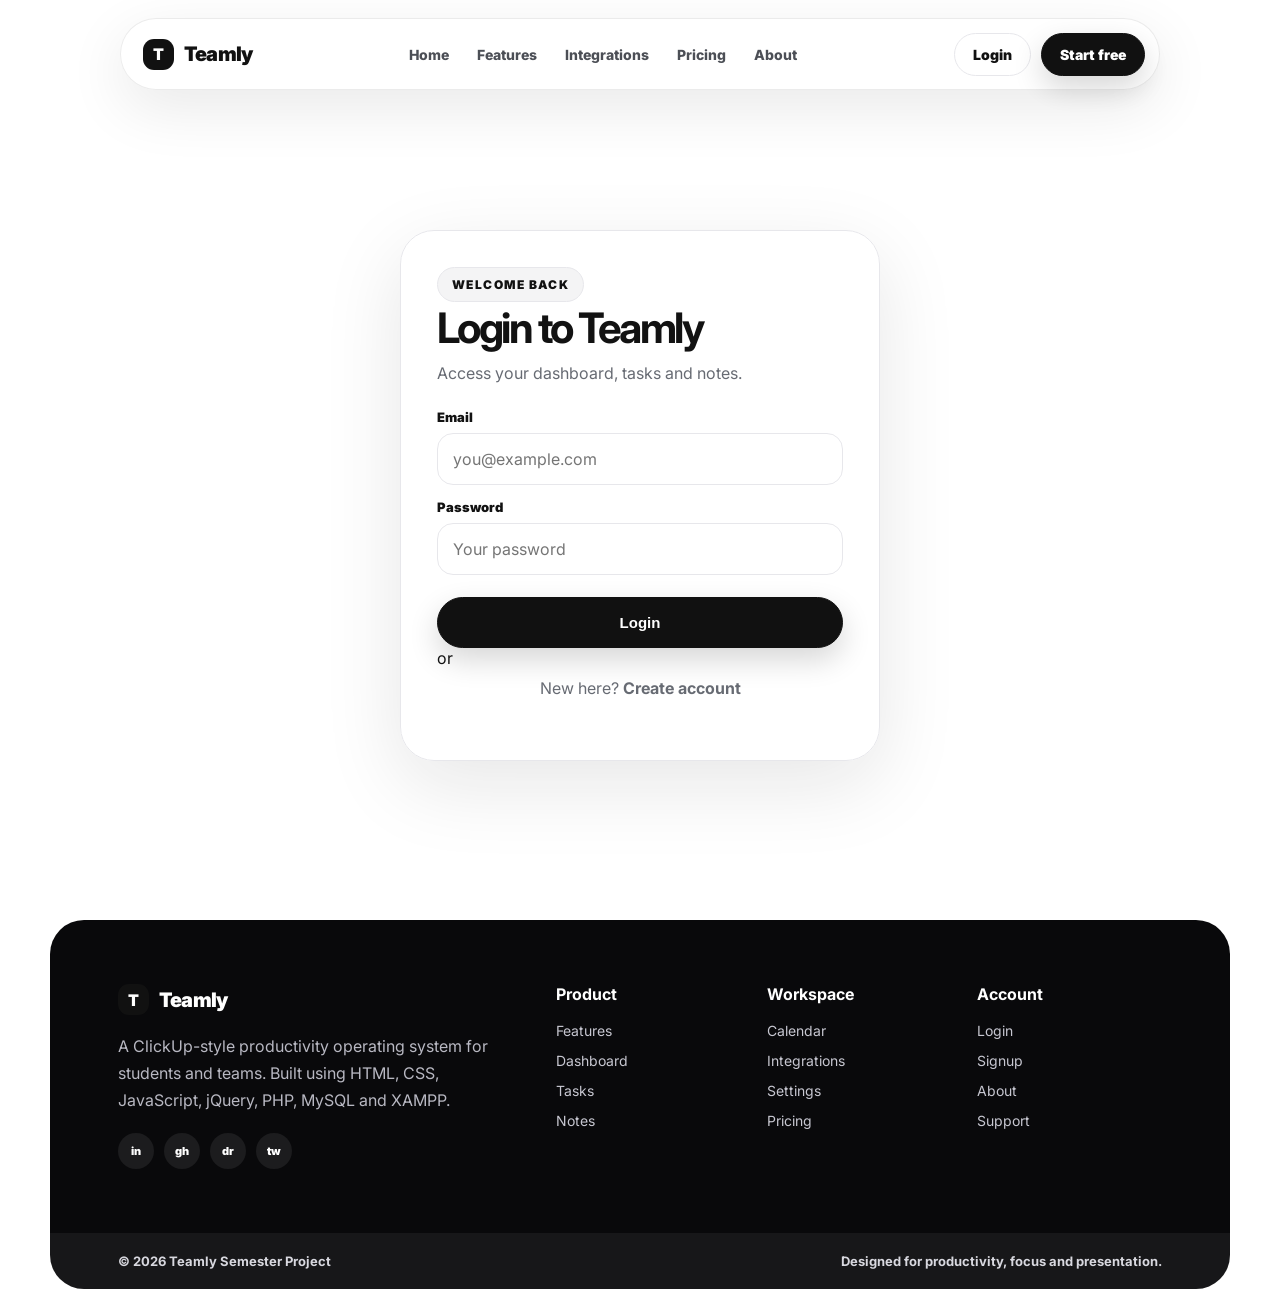
<file: login.html>
<!DOCTYPE html>
<html lang="en">
<head>
  <meta charset="UTF-8">
  <meta name="viewport" content="width=device-width, initial-scale=1.0">
  <title>Login — Teamly</title>
  <link rel="preconnect" href="https://fonts.googleapis.com">
  <link rel="preconnect" href="https://fonts.gstatic.com" crossorigin>
  <link href="https://fonts.googleapis.com/css2?family=Inter:wght@400;500;600;700;800;900&display=swap" rel="stylesheet">
  <link rel="stylesheet" href="assets/css/home.css">
  <style>
    .msg { margin: 14px 0 0; padding: 13px 16px; border-radius: 14px; font-weight: 700; font-size: 14px; display: none; }
    .msg.error { background: #fff0f0; border: 1px solid #ffd0d0; color: #c0392b; }
    .msg.success { background: #f0fff6; border: 1px solid #b7f5d4; color: #1a7a4a; }
    .btn:disabled { opacity: 0.6; cursor: not-allowed; }
  </style>
</head>
<body>

<header class="glass-header">
  <a href="index.html" class="brand"><span class="brand-mark">T</span><span>Teamly</span></a>
  <nav class="nav-menu" id="navMenu">
    <a href="index.html">Home</a>
    <a href="features.html">Features</a>
    <a href="integrations.html">Integrations</a>
    <a href="pricing.html">Pricing</a>
    <a href="about.html">About</a>
  </nav>
  <div class="nav-actions">
    <a href="login.html" class="btn btn-light">Login</a>
    <a href="signup.html" class="btn btn-dark">Start free</a>
    <button class="hamburger" id="hamburger" aria-label="Open menu"><span></span><span></span><span></span></button>
  </div>
</header>

<main>
  <section class="form-page">
    <div class="auth-card">
      <span class="eyebrow">Welcome back</span>
      <h1>Login to Teamly</h1>
      <p>Access your dashboard, tasks and notes.</p>

      <div id="loginMsg" class="msg"></div>

      <div class="field">
        <label>Email</label>
        <input id="loginEmail" type="email" required placeholder="you@example.com">
      </div>
      <div class="field">
        <label>Password</label>
        <input id="loginPassword" type="password" required placeholder="Your password">
      </div>
      <button class="btn btn-dark btn-large" id="loginBtn" style="width:100%;margin-top:8px" onclick="doLogin()">Login</button>

      <div class="divider">or</div>
      <p style="text-align:center">New here? <a href="signup.html"><b>Create account</b></a></p>
    </div>
  </section>
</main>

<footer class="creative-footer">
  <div class="footer-glow"></div>
  <div class="footer-top">
    <div class="footer-brand">
      <a href="index.html" class="brand footer-brand-logo"><span class="brand-mark">T</span><span>Teamly</span></a>
      <p>A ClickUp-style productivity operating system for students and teams. Built using HTML, CSS, JavaScript, jQuery, PHP, MySQL and XAMPP.</p>
      <div class="socials"><a>in</a><a>gh</a><a>dr</a><a>tw</a></div>
    </div>
    <div class="footer-links">
      <div><h4>Product</h4><a href="features.html">Features</a><a href="dashboard.php">Dashboard</a><a href="tasks.php">Tasks</a><a href="notes.php">Notes</a></div>
      <div><h4>Workspace</h4><a href="calendar.html">Calendar</a><a href="integrations.html">Integrations</a><a href="settings.html">Settings</a><a href="pricing.html">Pricing</a></div>
      <div><h4>Account</h4><a href="login.html">Login</a><a href="signup.html">Signup</a><a href="about.html">About</a><a href="#">Support</a></div>
    </div>
  </div>
  <div class="footer-bottom"><span>© 2026 Teamly Semester Project</span><span>Designed for productivity, focus and presentation.</span></div>
</footer>

<script src="https://code.jquery.com/jquery-3.7.1.min.js"></script>
<script src="assets/js/home.js"></script>
<script>
function showMsg(type, text) {
  const box = document.getElementById('loginMsg');
  box.className = 'msg ' + type;
  box.textContent = text;
  box.style.display = 'block';
}

function doLogin() {
  const email = document.getElementById('loginEmail').value.trim();
  const password = document.getElementById('loginPassword').value;
  const btn = document.getElementById('loginBtn');

  if (!email || !password) {
    showMsg('error', '⚠ Email aur password dono bharo.');
    return;
  }

  btn.disabled = true;
  btn.textContent = 'Logging in...';

  $.ajax({
    url: 'php/login.php',
    method: 'POST',
    data: { email, password },
    success: function(res) {
      if (res.trim() === 'ok') {
        showMsg('success', '✓ Login successful! Redirecting...');
        setTimeout(() => window.location.href = 'dashboard.php', 800);
      } else {
        showMsg('error', '✗ ' + (res.trim() || 'Invalid email or password.'));
        btn.disabled = false;
        btn.textContent = 'Login';
      }
    },
    error: function(xhr) {
      let detail = xhr.responseText ? xhr.responseText.trim() : ('HTTP ' + xhr.status + ' - ' + xhr.statusText);
      showMsg('error', '✗ Server/PHP issue: ' + detail + ' | Correct URL use karo: http://localhost/FlowSpace_Fixed/login.html');
      btn.disabled = false;
      btn.textContent = 'Login';
    }
  });
}

// Enter key support
document.addEventListener('keydown', function(e) {
  if (e.key === 'Enter') doLogin();
});
</script>
</body>
</html>
</file>
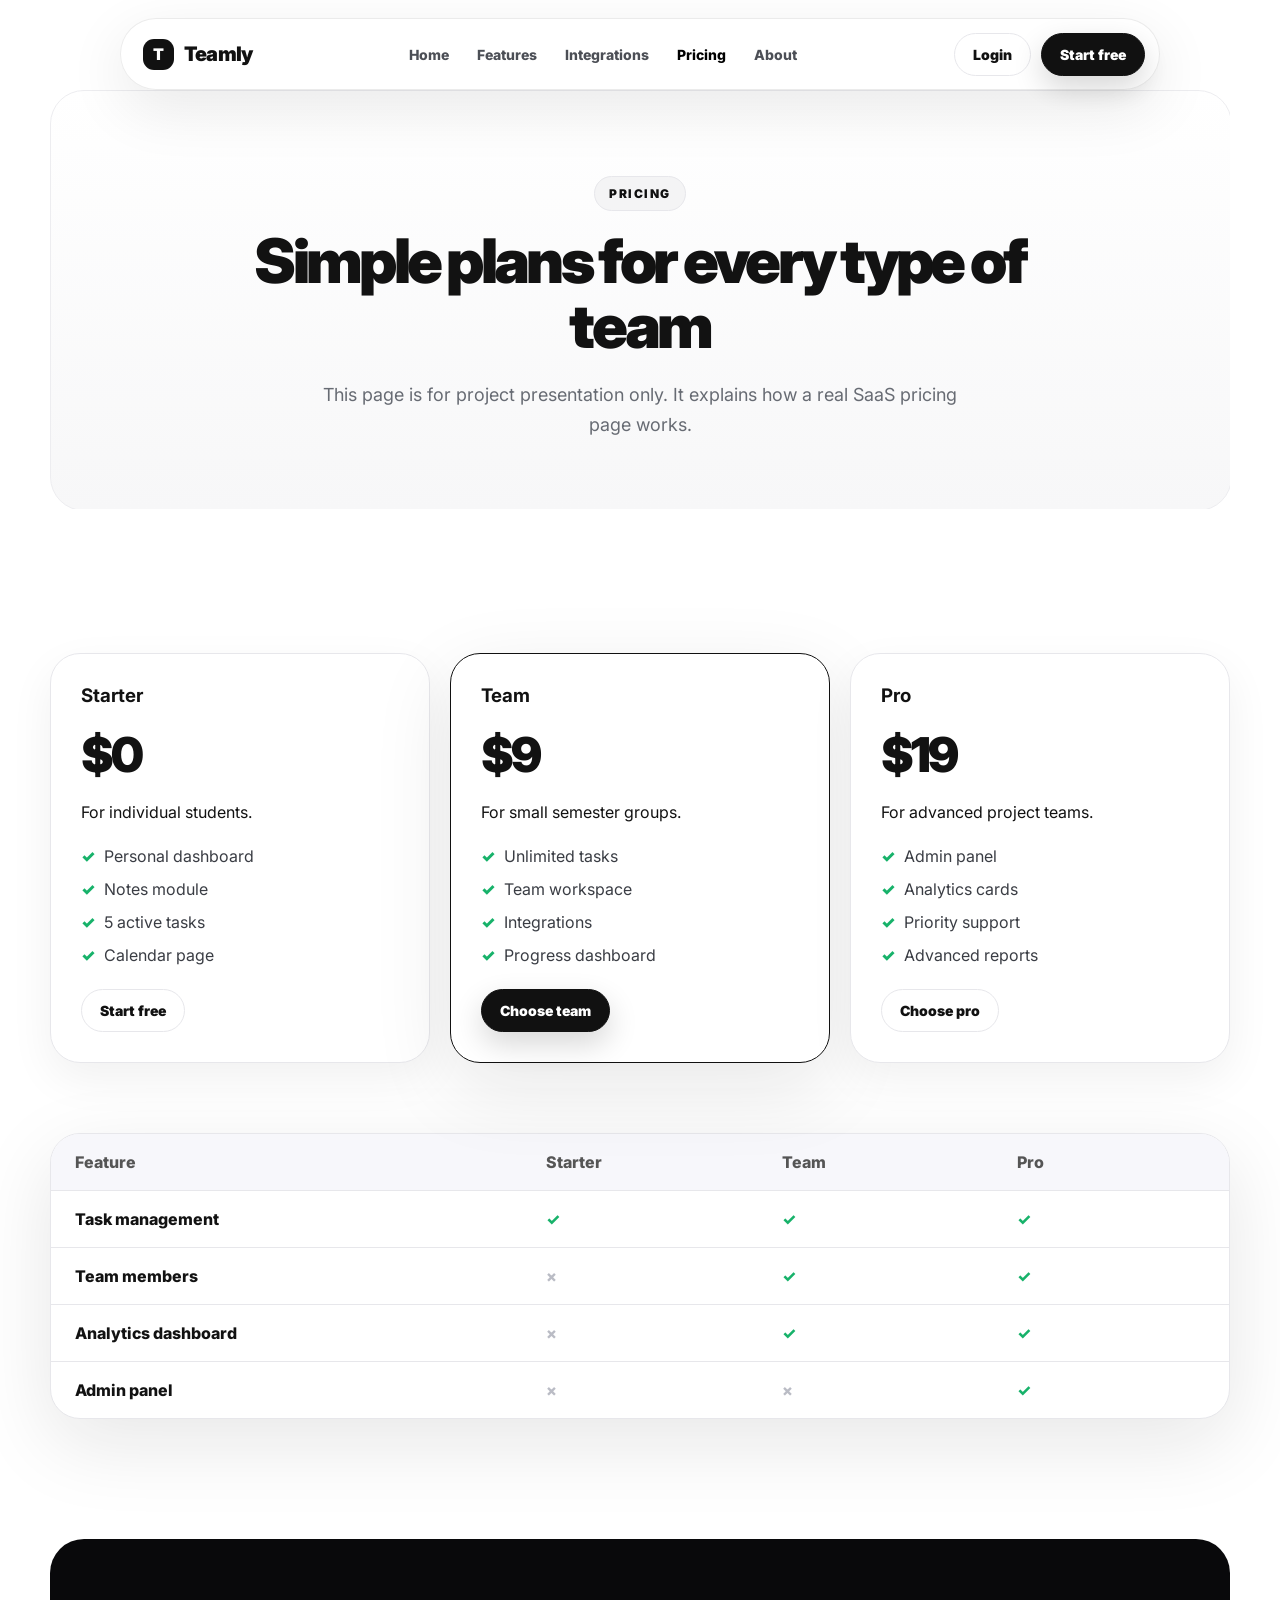
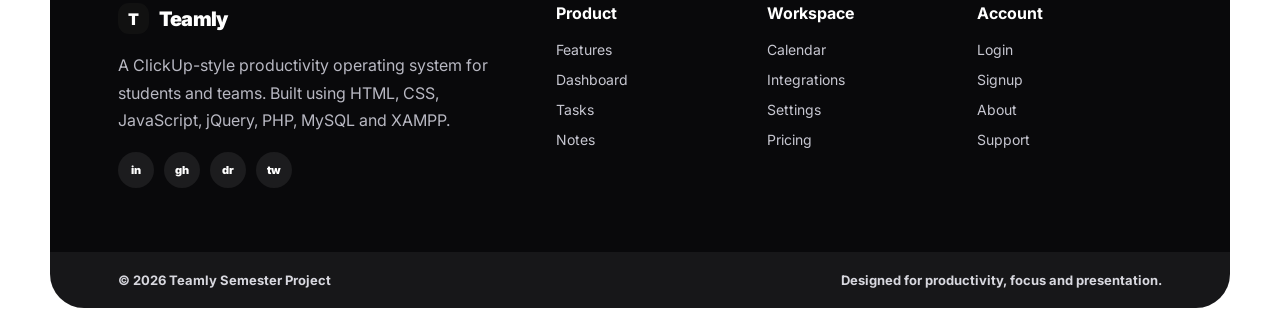
<file: pricing.html>
<!DOCTYPE html>
<html lang="en">

<head>
  <meta charset="UTF-8">
  <meta name="viewport" content="width=device-width, initial-scale=1.0">
  <title>Pricing — Teamly</title>
  <link rel="preconnect" href="https://fonts.googleapis.com">
  <link rel="preconnect" href="https://fonts.gstatic.com" crossorigin>
  <link href="https://fonts.googleapis.com/css2?family=Inter:wght@400;500;600;700;800;900&display=swap"
    rel="stylesheet">
  <link rel="stylesheet" href="assets/css/home.css">
</head>

<body>
  <header class="glass-header">
    <a href="index.html" class="brand"><span class="brand-mark">T</span><span>Teamly</span></a>
    <nav class="nav-menu" id="navMenu">
      <a href="index.html">Home</a><a href="features.html">Features</a><a href="integrations.html">Integrations</a><a
        href="pricing.html">Pricing</a><a href="about.html">About</a>
    </nav>
    <div class="nav-actions"><a href="login.html" class="btn btn-light">Login</a><a href="signup.html"
        class="btn btn-dark">Start free</a><button class="hamburger" id="hamburger"
        aria-label="Open menu"><span></span><span></span><span></span></button></div>
  </header>
  <main>
    <section class="page-hero section-shell"><span class="eyebrow">Pricing</span>
      <h1>Simple plans for every type of team</h1>
      <p>This page is for project presentation only. It explains how a real SaaS pricing page works.</p>
    </section>
    <section class="section-shell section-pad">
      <div class="pricing-grid">
        <article class="price-card fade-up">
          <h3>Starter</h3>
          <div class="price-tag">$0</div>
          <p>For individual students.</p>
          <ul>
            <li>Personal dashboard</li>
            <li>Notes module</li>
            <li>5 active tasks</li>
            <li>Calendar page</li>
          </ul><a class="btn btn-light" href="signup.html">Start free</a>
        </article>
        <article class="price-card featured fade-up">
          <h3>Team</h3>
          <div class="price-tag">$9</div>
          <p>For small semester groups.</p>
          <ul>
            <li>Unlimited tasks</li>
            <li>Team workspace</li>
            <li>Integrations</li>
            <li>Progress dashboard</li>
          </ul><a class="btn btn-dark" href="signup.html">Choose team</a>
        </article>
        <article class="price-card fade-up">
          <h3>Pro</h3>
          <div class="price-tag">$19</div>
          <p>For advanced project teams.</p>
          <ul>
            <li>Admin panel</li>
            <li>Analytics cards</li>
            <li>Priority support</li>
            <li>Advanced reports</li>
          </ul><a class="btn btn-light" href="signup.html">Choose pro</a>
        </article>
      </div>
      <div class="comparison">
        <div class="comparison-row header">
          <div>Feature</div>
          <div>Starter</div>
          <div>Team</div>
          <div>Pro</div>
        </div>
        <div class="comparison-row">
          <div>Task management</div>
          <div class="tick">✓</div>
          <div class="tick">✓</div>
          <div class="tick">✓</div>
        </div>
        <div class="comparison-row">
          <div>Team members</div>
          <div class="cross">×</div>
          <div class="tick">✓</div>
          <div class="tick">✓</div>
        </div>
        <div class="comparison-row">
          <div>Analytics dashboard</div>
          <div class="cross">×</div>
          <div class="tick">✓</div>
          <div class="tick">✓</div>
        </div>
        <div class="comparison-row">
          <div>Admin panel</div>
          <div class="cross">×</div>
          <div class="cross">×</div>
          <div class="tick">✓</div>
        </div>
      </div>
    </section>
  </main>
  <footer class="creative-footer">
    <div class="footer-glow"></div>
    <div class="footer-top">
      <div class="footer-brand">
        <a href="index.html" class="brand footer-brand-logo"><span class="brand-mark">T</span><span>Teamly</span></a>
        <p>A ClickUp-style productivity operating system for students and teams. Built using HTML, CSS, JavaScript,
          jQuery, PHP, MySQL and XAMPP.</p>
        <div class="socials"><a>in</a><a>gh</a><a>dr</a><a>tw</a></div>
      </div>
      <div class="footer-links">
        <div>
          <h4>Product</h4><a href="features.html">Features</a><a href="dashboard.php">Dashboard</a><a
            href="tasks.php">Tasks</a><a href="notes.php">Notes</a>
        </div>
        <div>
          <h4>Workspace</h4><a href="calendar.html">Calendar</a><a href="integrations.html">Integrations</a><a
            href="settings.html">Settings</a><a href="pricing.html">Pricing</a>
        </div>
        <div>
          <h4>Account</h4><a href="login.html">Login</a><a href="signup.html">Signup</a><a href="about.html">About</a><a
            href="#">Support</a>
        </div>
      </div>
    </div>
    <div class="footer-bottom"><span>© 2026 Teamly Semester Project</span><span>Designed for productivity, focus and
        presentation.</span></div>
  </footer>
  <script src="https://code.jquery.com/jquery-3.7.1.min.js"></script>
  <script src="assets/js/home.js"></script>
</body>

</html>
</file>
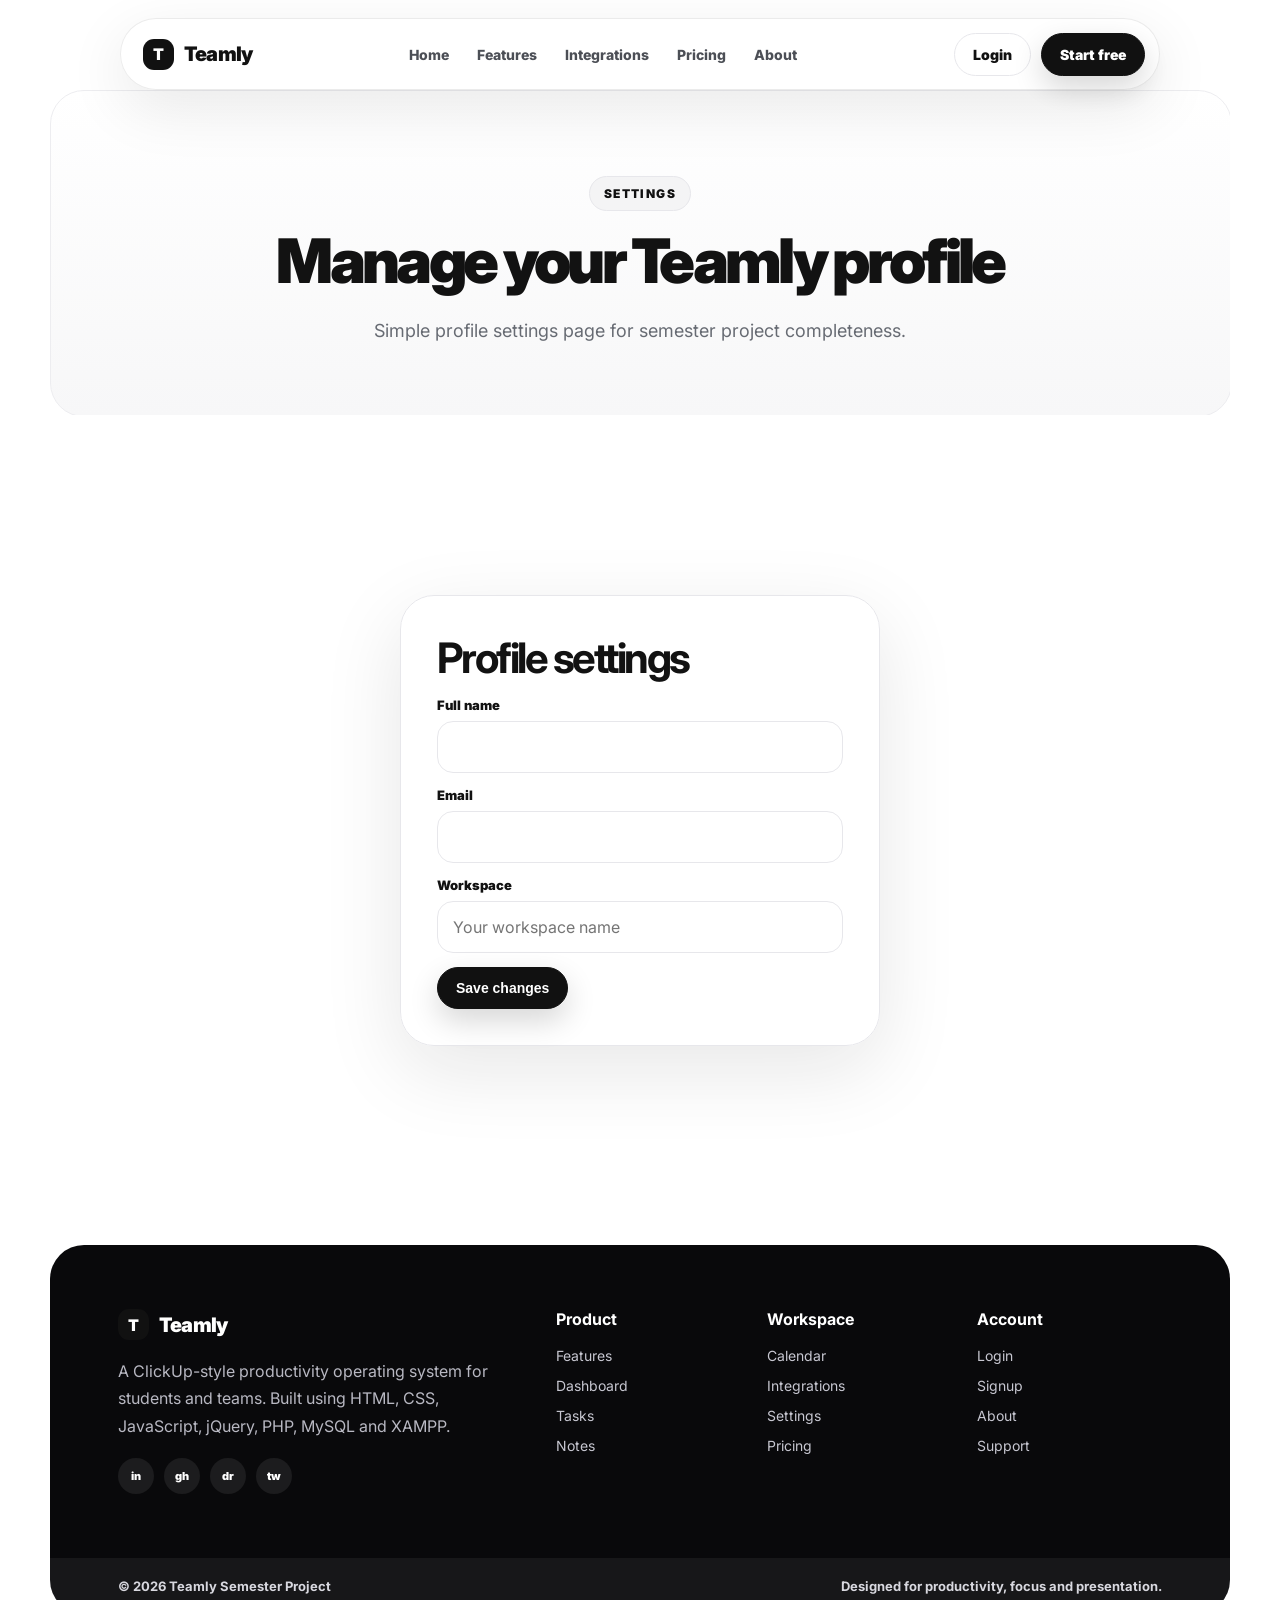
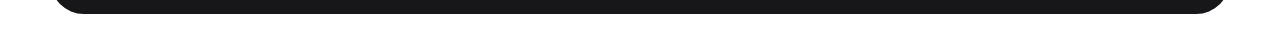
<file: settings.html>
<!DOCTYPE html><html lang="en"><head><meta charset="UTF-8"><meta name="viewport" content="width=device-width, initial-scale=1.0"><title>Settings — Teamly</title><link rel="preconnect" href="https://fonts.googleapis.com"><link rel="preconnect" href="https://fonts.gstatic.com" crossorigin><link href="https://fonts.googleapis.com/css2?family=Inter:wght@400;500;600;700;800;900&display=swap" rel="stylesheet"><link rel="stylesheet" href="assets/css/home.css"></head><body><header class="glass-header">
  <a href="index.html" class="brand"><span class="brand-mark">T</span><span>Teamly</span></a>
  <nav class="nav-menu" id="navMenu">
    <a href="index.html">Home</a><a href="features.html">Features</a><a href="integrations.html">Integrations</a><a href="pricing.html">Pricing</a><a href="about.html">About</a>
  </nav>
  <div class="nav-actions"><a href="login.html" class="btn btn-light">Login</a><a href="signup.html" class="btn btn-dark">Start free</a><button class="hamburger" id="hamburger" aria-label="Open menu"><span></span><span></span><span></span></button></div>
</header><main><section class="page-hero section-shell"><span class="eyebrow">Settings</span><h1>Manage your Teamly profile</h1><p>Simple profile settings page for semester project completeness.</p></section><section class="form-page"><form class="auth-card" id="settingsForm"><h1>Profile settings</h1><div id="message" style="display: none; padding: 10px; margin-bottom: 15px; border-radius: 4px; font-size: 14px;"></div><div class="field"><label>Full name</label><input type="text" name="name" id="fullName" required></div><div class="field"><label>Email</label><input type="email" name="email" id="userEmail" required></div><div class="field"><label>Workspace</label><input type="text" name="workspace" id="workspace" placeholder="Your workspace name"></div><button class="btn btn-dark" type="submit" id="saveBtn">Save changes</button><p id="loadingText" style="display: none; margin-top: 10px; color: #666; font-size: 14px;">Saving...</p></form></section></main><footer class="creative-footer">
  <div class="footer-glow"></div>
  <div class="footer-top">
    <div class="footer-brand">
      <a href="index.html" class="brand footer-brand-logo"><span class="brand-mark">T</span><span>Teamly</span></a>
      <p>A ClickUp-style productivity operating system for students and teams. Built using HTML, CSS, JavaScript, jQuery, PHP, MySQL and XAMPP.</p>
      <div class="socials"><a>in</a><a>gh</a><a>dr</a><a>tw</a></div>
    </div>
    <div class="footer-links">
      <div><h4>Product</h4><a href="features.html">Features</a><a href="dashboard.php">Dashboard</a><a href="tasks.php">Tasks</a><a href="notes.php">Notes</a></div>
      <div><h4>Workspace</h4><a href="calendar.html">Calendar</a><a href="integrations.html">Integrations</a><a href="settings.html">Settings</a><a href="pricing.html">Pricing</a></div>
      <div><h4>Account</h4><a href="login.html">Login</a><a href="signup.html">Signup</a><a href="about.html">About</a><a href="#">Support</a></div>
    </div>
  </div>
  <div class="footer-bottom"><span>© 2026 Teamly Semester Project</span><span>Designed for productivity, focus and presentation.</span></div>
</footer><script src="https://code.jquery.com/jquery-3.7.1.min.js"></script><script src="assets/js/home.js"></script><script>
// Fetch current user settings
document.addEventListener('DOMContentLoaded', function() {
    // Fetch user data from session
    fetch('php/api/get_user_settings.php')
        .then(response => response.json())
        .then(data => {
            if (data.success) {
                document.getElementById('fullName').value = data.name || 'Demo User';
                document.getElementById('userEmail').value = data.email || 'demo@teamly.com';
                document.getElementById('workspace').value = data.workspace || 'Semester Project Team';
            }
        })
        .catch(error => console.log('User settings loaded with defaults'));

    // Handle form submission
    document.getElementById('settingsForm').addEventListener('submit', function(e) {
        e.preventDefault();
        
        const name = document.getElementById('fullName').value.trim();
        const email = document.getElementById('userEmail').value.trim();
        const workspace = document.getElementById('workspace').value.trim();
        
        // Validation
        if (!name || !email) {
            showMessage('Name and email are required', false);
            return;
        }
        
        if (!validateEmail(email)) {
            showMessage('Invalid email format', false);
            return;
        }
        
        // Show loading state
        document.getElementById('saveBtn').disabled = true;
        document.getElementById('loadingText').style.display = 'block';
        
        // Submit form
        const formData = new FormData();
        formData.append('name', name);
        formData.append('email', email);
        formData.append('workspace', workspace);
        
        fetch('php/api/update_settings.php', {
            method: 'POST',
            body: formData
        })
        .then(response => response.json())
        .then(data => {
            document.getElementById('saveBtn').disabled = false;
            document.getElementById('loadingText').style.display = 'none';
            
            if (data.success) {
                showMessage('✓ Settings saved successfully!', true);
                // Optional: Refresh page after delay
                setTimeout(() => {
                    location.reload();
                }, 1500);
            } else {
                showMessage('✗ ' + (data.message || 'Error saving settings'), false);
            }
        })
        .catch(error => {
            document.getElementById('saveBtn').disabled = false;
            document.getElementById('loadingText').style.display = 'none';
            console.error('Error:', error);
            showMessage('✗ Network error. Please try again.', false);
        });
    });
    
    function showMessage(message, isSuccess) {
        const msgDiv = document.getElementById('message');
        msgDiv.textContent = message;
        msgDiv.style.display = 'block';
        msgDiv.style.backgroundColor = isSuccess ? '#d4edda' : '#f8d7da';
        msgDiv.style.color = isSuccess ? '#155724' : '#721c24';
        msgDiv.style.border = '1px solid ' + (isSuccess ? '#c3e6cb' : '#f5c6cb');
        
        if (!isSuccess) {
            setTimeout(() => {
                msgDiv.style.display = 'none';
            }, 5000);
        }
    }
    
    function validateEmail(email) {
        const regex = /^[^\s@]+@[^\s@]+\.[^\s@]+$/;
        return regex.test(email);
    }
});
</script>
</file>
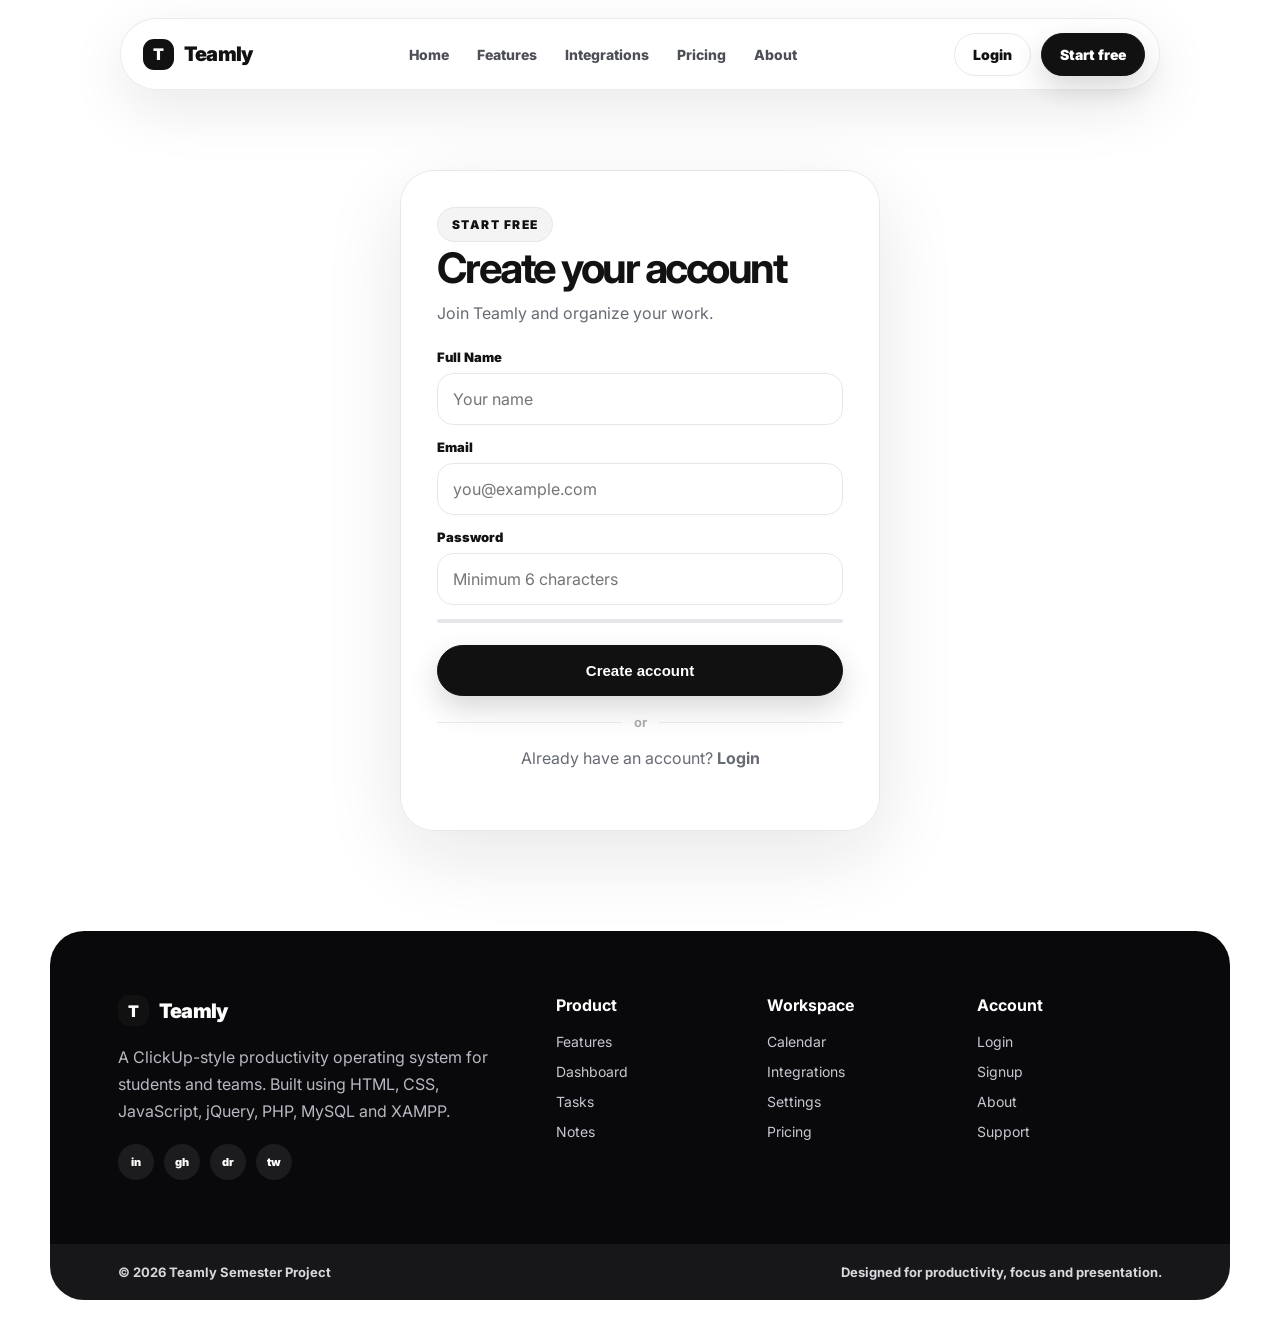
<file: signup.html>
<!DOCTYPE html>
<html lang="en">
<head>
  <meta charset="UTF-8">
  <meta name="viewport" content="width=device-width, initial-scale=1.0">
  <title>Signup — Teamly</title>
  <link rel="preconnect" href="https://fonts.googleapis.com">
  <link rel="preconnect" href="https://fonts.gstatic.com" crossorigin>
  <link href="https://fonts.googleapis.com/css2?family=Inter:wght@400;500;600;700;800;900&display=swap" rel="stylesheet">
  <link rel="stylesheet" href="assets/css/home.css">
  <style>
    .msg { margin: 14px 0 0; padding: 13px 16px; border-radius: 14px; font-weight: 700; font-size: 14px; display: none; }
    .msg.error { background: #fff0f0; border: 1px solid #ffd0d0; color: #c0392b; }
    .msg.success { background: #f0fff6; border: 1px solid #b7f5d4; color: #1a7a4a; }
    .btn:disabled { opacity: 0.6; cursor: not-allowed; }
    .divider { display: flex; align-items: center; gap: 12px; margin: 18px 0; color: #aaa; font-size: 13px; font-weight: 700; }
    .divider::before, .divider::after { content: ''; flex: 1; height: 1px; background: var(--line); }
    .strength-bar { height: 4px; border-radius: 99px; background: var(--line); margin-top: 6px; overflow: hidden; }
    .strength-fill { height: 100%; width: 0; border-radius: 99px; transition: 0.3s; }
  </style>
</head>
<body>

<header class="glass-header">
  <a href="index.html" class="brand"><span class="brand-mark">T</span><span>Teamly</span></a>
  <nav class="nav-menu" id="navMenu">
    <a href="index.html">Home</a>
    <a href="features.html">Features</a>
    <a href="integrations.html">Integrations</a>
    <a href="pricing.html">Pricing</a>
    <a href="about.html">About</a>
  </nav>
  <div class="nav-actions">
    <a href="login.html" class="btn btn-light">Login</a>
    <a href="signup.html" class="btn btn-dark">Start free</a>
    <button class="hamburger" id="hamburger" aria-label="Open menu"><span></span><span></span><span></span></button>
  </div>
</header>

<main>
  <section class="form-page">
    <div class="auth-card">
      <span class="eyebrow">Start free</span>
      <h1>Create your account</h1>
      <p>Join Teamly and organize your work.</p>

      <div id="signupMsg" class="msg"></div>

      <div class="field">
        <label>Full Name</label>
        <input id="signupName" type="text" required placeholder="Your name">
      </div>
      <div class="field">
        <label>Email</label>
        <input id="signupEmail" type="email" required placeholder="you@example.com">
      </div>
      <div class="field">
        <label>Password</label>
        <input id="signupPassword" type="password" required placeholder="Minimum 6 characters" oninput="checkStrength(this.value)">
        <div class="strength-bar"><div class="strength-fill" id="strengthFill"></div></div>
      </div>

      <button class="btn btn-dark btn-large" id="signupBtn" style="width:100%;margin-top:8px" onclick="doSignup()">Create account</button>

      <div class="divider">or</div>
      <p style="text-align:center">Already have an account? <a href="login.html"><b>Login</b></a></p>
    </div>
  </section>
</main>

<footer class="creative-footer">
  <div class="footer-glow"></div>
  <div class="footer-top">
    <div class="footer-brand">
      <a href="index.html" class="brand footer-brand-logo"><span class="brand-mark">T</span><span>Teamly</span></a>
      <p>A ClickUp-style productivity operating system for students and teams. Built using HTML, CSS, JavaScript, jQuery, PHP, MySQL and XAMPP.</p>
      <div class="socials"><a>in</a><a>gh</a><a>dr</a><a>tw</a></div>
    </div>
    <div class="footer-links">
      <div><h4>Product</h4><a href="features.html">Features</a><a href="dashboard.php">Dashboard</a><a href="tasks.php">Tasks</a><a href="notes.php">Notes</a></div>
      <div><h4>Workspace</h4><a href="calendar.html">Calendar</a><a href="integrations.html">Integrations</a><a href="settings.html">Settings</a><a href="pricing.html">Pricing</a></div>
      <div><h4>Account</h4><a href="login.html">Login</a><a href="signup.html">Signup</a><a href="about.html">About</a><a href="#">Support</a></div>
    </div>
  </div>
  <div class="footer-bottom"><span>© 2026 Teamly Semester Project</span><span>Designed for productivity, focus and presentation.</span></div>
</footer>

<script src="https://code.jquery.com/jquery-3.7.1.min.js"></script>
<script src="assets/js/home.js"></script>
<script>
function showMsg(type, text) {
  const box = document.getElementById('signupMsg');
  box.className = 'msg ' + type;
  box.textContent = text;
  box.style.display = 'block';
}

function checkStrength(val) {
  const fill = document.getElementById('strengthFill');
  let score = 0;
  if (val.length >= 6) score++;
  if (val.length >= 10) score++;
  if (/[A-Z]/.test(val)) score++;
  if (/[0-9]/.test(val)) score++;
  const colors = ['#e74c3c','#e67e22','#f1c40f','#2ecc71'];
  const widths = ['25%','50%','75%','100%'];
  fill.style.width = val.length ? widths[score - 1] || '10%' : '0';
  fill.style.background = val.length ? colors[score - 1] || '#e74c3c' : '';
}

function doSignup() {
  const name = document.getElementById('signupName').value.trim();
  const email = document.getElementById('signupEmail').value.trim();
  const password = document.getElementById('signupPassword').value;
  const btn = document.getElementById('signupBtn');

  if (!name) { showMsg('error', '⚠ Apna naam bharo.'); return; }
  if (!email) { showMsg('error', '⚠ Email address bharo.'); return; }
  if (password.length < 6) { showMsg('error', '⚠ Password kam az kam 6 characters ka hona chahiye.'); return; }

  btn.disabled = true;
  btn.textContent = 'Creating account...';

  $.ajax({
    url: 'php/signup.php',
    method: 'POST',
    data: { name, email, password, plan: 'Starter' },
    success: function(res) {
      if (res.trim() === 'ok') {
        showMsg('success', '✓ Account created successfully! Redirecting...');
        setTimeout(() => window.location.href = 'dashboard.php', 800);
      } else {
        showMsg('error', '✗ ' + (res.trim() || 'Signup failed. Email already exists.'));
        btn.disabled = false;
        btn.textContent = 'Create account';
      }
    },
    error: function(xhr) {
      let detail = xhr.responseText ? xhr.responseText.trim() : ('HTTP ' + xhr.status + ' - ' + xhr.statusText);
      showMsg('error', '✗ Server/PHP issue: ' + detail + ' | Correct URL use karo: http://localhost/FlowSpace_Fixed/signup.html');
      btn.disabled = false;
      btn.textContent = 'Create account';
    }
  });
}

document.addEventListener('keydown', function(e) {
  if (e.key === 'Enter') doSignup();
});
</script>
</body>
</html>
</file>
<file: assets/css/home.css>
:root{
  --bg:#ffffff;--text:#121212;--muted:#676b73;--soft:#f6f6f7;--line:#e8e8ec;--black:#0c0c0e;--purple:#7b3ff2;--pink:#ff4aa5;--blue:#3182ff;--green:#17b26a;--orange:#ff8a00;--shadow:0 24px 80px rgba(16,16,24,.10);--radius:28px
}
*{box-sizing:border-box;margin:0;padding:0}html{scroll-behavior:smooth}body{font-family:Inter,system-ui,-apple-system,Segoe UI,sans-serif;background:var(--bg);color:var(--text);overflow-x:hidden}a{text-decoration:none;color:inherit}img{max-width:100%;display:block}.section-shell{width:min(1180px,calc(100% - 44px));margin:0 auto}.section-pad{padding:100px 0}.center{text-align:center}.glass-header{position:sticky;top:18px;z-index:50;width:min(1040px,calc(100% - 36px));height:72px;margin:18px auto 0;padding:0 14px 0 22px;display:flex;align-items:center;justify-content:space-between;border:1px solid rgba(0,0,0,.08);background:rgba(255,255,255,.78);backdrop-filter:blur(20px);-webkit-backdrop-filter:blur(20px);border-radius:999px;box-shadow:0 18px 60px rgba(0,0,0,.09)}.brand{display:flex;align-items:center;gap:10px;font-size:20px;font-weight:900;letter-spacing:-.04em}.brand-mark{width:31px;height:31px;border-radius:11px;background:linear-gradient(135deg,var(--purple),var(--pink),var(--blue));display:grid;place-items:center;color:white;font-size:16px;box-shadow:0 10px 24px rgba(123,63,242,.28)}.nav-menu{display:flex;align-items:center;gap:28px;font-size:14px;font-weight:800;color:#4c4f56}.nav-menu a{transition:.22s}.nav-menu a:hover,.nav-menu a.active{color:#000}.nav-actions{display:flex;align-items:center;gap:10px}.btn{display:inline-flex;align-items:center;justify-content:center;border-radius:999px;padding:12px 18px;border:1px solid var(--line);font-weight:900;font-size:14px;transition:.22s;cursor:pointer}.btn:hover{transform:translateY(-2px)}.btn-dark{background:#111;color:white;border-color:#111;box-shadow:0 12px 30px rgba(0,0,0,.16)}.btn-light{background:white;color:#111}.btn-gradient{background:linear-gradient(135deg,var(--purple),var(--pink));color:white;border:0;box-shadow:0 16px 34px rgba(123,63,242,.25)}.btn-large{padding:16px 24px;font-size:15px}.hamburger{display:none;flex-direction:column;gap:4px;border:0;background:#111;border-radius:50%;width:42px;height:42px;align-items:center;justify-content:center}.hamburger span{width:17px;height:2px;background:white;border-radius:99px}.eyebrow{display:inline-flex;align-items:center;gap:8px;padding:9px 14px;border-radius:999px;background:#f5f2ff;color:var(--purple);border:1px solid #e7ddff;font-size:12px;font-weight:900;text-transform:uppercase;letter-spacing:.12em}.page-hero{padding:86px 0 70px;text-align:center;position:relative;overflow:hidden}.page-hero::before{content:"";position:absolute;z-index:-1;inset:0;width:100%;height:100%;transform:none;border-radius:34px;background:linear-gradient(180deg,#fff,#f4efff);border:1px solid #eee7ff}.page-hero h1,.hero h1{font-size:clamp(46px,6.2vw,84px);line-height:.96;letter-spacing:-.075em;font-weight:900;max-width:900px;margin:18px auto 0}.page-hero p,.hero-text{font-size:18px;line-height:1.65;color:var(--muted);max-width:680px;margin:22px auto 0}.hero{padding:82px 0 40px;text-align:center}.hero h1{font-size:clamp(44px,6vw,78px)}.hero-actions{display:flex;justify-content:center;gap:12px;flex-wrap:wrap;margin-top:28px}.hero-proof{margin:22px 0;color:#767981;font-size:13px;font-weight:800;display:flex;gap:14px;align-items:center;justify-content:center}.proof-dots{display:flex}.proof-dots i{width:24px;height:24px;border:2px solid #fff;border-radius:50%;background:linear-gradient(135deg,#111,#777);margin-left:-7px}.proof-dots i:nth-child(2){background:linear-gradient(135deg,#7b3ff2,#ff4d8d)}.proof-dots i:nth-child(3){background:linear-gradient(135deg,#06b6d4,#3b82f6)}.proof-dots i:nth-child(4){background:linear-gradient(135deg,#f59e0b,#ef4444)}.proof-dots i:nth-child(5){background:linear-gradient(135deg,#10b981,#84cc16)}.hero-shot{margin:34px auto 0;width:min(1080px,100%);border:1px solid var(--line);border-radius:30px;background:#fff;box-shadow:var(--shadow);overflow:hidden}.hero-shot img{width:100%;height:auto}.dashboard-preview{margin:34px auto 0;display:flex;min-height:500px;background:linear-gradient(180deg,#fff,#f7f7fb);border:1px solid var(--line);border-radius:34px;box-shadow:var(--shadow);overflow:hidden;text-align:left}.preview-sidebar{width:86px;background:#fbfbfc;border-right:1px solid var(--line);display:flex;flex-direction:column;align-items:center;padding:24px 0;gap:18px}.mini-logo,.preview-sidebar span{width:34px;height:34px;border-radius:12px;background:#ececf2}.preview-sidebar .active{background:linear-gradient(135deg,var(--purple),var(--pink))}.preview-main{flex:1;padding:28px}.preview-topbar{height:72px;display:flex;align-items:center;justify-content:space-between}.preview-topbar b{display:block;font-size:22px;letter-spacing:-.03em}.preview-topbar small{display:block;color:var(--muted);margin-top:5px}.preview-topbar button{border:0;background:#111;color:#fff;border-radius:999px;padding:10px 18px;font-weight:800}.preview-grid{display:grid;grid-template-columns:repeat(3,1fr);gap:16px}.metric-card,.kanban-card{background:#fff;border:1px solid var(--line);border-radius:22px;padding:20px;box-shadow:0 10px 30px rgba(0,0,0,.04)}.metric-card small{color:var(--muted);font-weight:800}.metric-card strong{display:block;font-size:42px;letter-spacing:-.06em;margin:8px 0}.progress{height:9px;background:#eeeeF2;border-radius:99px;overflow:hidden}.progress span{display:block;height:100%;background:linear-gradient(90deg,var(--purple),var(--pink));border-radius:inherit}.mini-bars{display:flex;align-items:end;gap:8px;height:42px}.mini-bars span{width:24px;border-radius:8px;background:linear-gradient(180deg,var(--purple),#e9ddff)}.mini-bars span:nth-child(1){height:24px}.mini-bars span:nth-child(2){height:38px}.mini-bars span:nth-child(3){height:28px}.mini-bars span:nth-child(4){height:42px}.kanban-card{min-height:230px}.card-head{display:flex;justify-content:space-between;align-items:center;margin-bottom:14px}.card-head span{background:#f0edf9;color:var(--purple);font-weight:900;border-radius:99px;padding:4px 9px}.kanban-card p{background:#f7f7f9;border:1px solid #eeeef3;border-radius:14px;padding:13px;margin:10px 0;font-weight:700;color:#333}.todo{border-top:5px solid #7b3ff2}.progress-card{border-top:5px solid #3b82f6}.done{border-top:5px solid #10b981}.context-section{text-align:center;padding:90px 24px}.context-section h2,.section-heading h2,.stats-section h2{font-size:clamp(34px,4.6vw,60px);line-height:1.04;letter-spacing:-.06em;font-weight:900;max-width:820px;margin:0 auto}.context-section p,.section-heading p{color:var(--muted);margin-top:16px;line-height:1.7}.context-visual{width:min(1080px,100%);margin:36px auto 0;padding:18px;background:transparent;border-radius:34px;overflow:visible}.context-visual img{width:100%;filter:drop-shadow(0 20px 34px rgba(0,0,0,.08));background:transparent}.context-flow{margin:48px auto 0;max-width:980px;display:grid;grid-template-columns:1fr 80px 1fr 80px 1fr;align-items:center}.context-card{background:#fff;border:1px solid var(--line);border-radius:24px;padding:26px;box-shadow:0 14px 40px rgba(0,0,0,.05)}.context-card span{display:inline-grid;place-items:center;width:38px;height:38px;border-radius:50%;background:#111;color:#fff;font-weight:900;margin-bottom:18px}.context-card b{display:block;font-size:18px;margin-bottom:8px}.context-card p{font-size:14px;margin:0}.flow-line{height:2px;background:linear-gradient(90deg,#ddd,#111,#ddd)}.section-heading{text-align:center;margin-bottom:42px}.tools-section{padding:54px 0 95px}.tools-cloud{display:grid;grid-template-columns:repeat(6,1fr);gap:14px}.tool{background:#fff;border:1px solid var(--line);border-radius:22px;min-height:112px;display:grid;place-items:center;gap:8px;padding:18px;box-shadow:0 10px 26px rgba(0,0,0,.04);transition:.25s}.tool:hover{transform:translateY(-8px);box-shadow:0 20px 45px rgba(0,0,0,.1)}.tool img{width:34px;height:34px;object-fit:contain}.tool span{font-size:13px;font-weight:800;color:#373740}.agent-section{text-align:center;padding:86px 24px;background:linear-gradient(180deg,#fff,#faf8ff)}.agent-visuals{margin:34px auto 0;width:min(980px,100%);display:grid;grid-template-columns:repeat(3,1fr);gap:18px}.agent-card{background:#fff;border:1px solid var(--line);border-radius:26px;padding:20px;box-shadow:var(--shadow)}.agent-card img{border-radius:18px;margin:auto}.black-panel{background:radial-gradient(circle at 50% 0,#342045,#08080a 42%,#000);color:#fff;border-radius:36px;padding:76px 70px;text-align:center;box-shadow:0 30px 80px rgba(0,0,0,.22)}.eyebrow.light{background:rgba(255,255,255,.08);border-color:rgba(255,255,255,.1);color:#fff}.black-grid{display:grid;grid-template-columns:repeat(3,1fr);gap:16px;margin-top:38px}.black-grid article{background:linear-gradient(180deg,rgba(255,255,255,.1),rgba(255,255,255,.04));border:1px solid rgba(255,255,255,.12);border-radius:24px;padding:26px;text-align:left}.black-grid span{font-size:12px;color:#c9b4ff;text-transform:uppercase;font-weight:900}.black-grid h3{font-size:22px;line-height:1.12;margin:12px 0}.black-grid p{color:#b7b7c2;line-height:1.6}.black-console{max-width:620px;margin:34px auto 0;background:rgba(255,255,255,.06);border:1px solid rgba(255,255,255,.1);border-radius:24px;padding:22px}.console-line,.console-line.short{height:10px;background:rgba(255,255,255,.18);border-radius:99px;margin:10px}.console-line.short{width:55%}.console-wave{height:42px;border-radius:18px;background:repeating-linear-gradient(90deg,#7b3ff2 0 5px,#0000 5px 14px)}.feature-grid,.cards-grid{display:grid;grid-template-columns:repeat(3,1fr);gap:18px}.feature-card,.plain-card{background:#fff;border:1px solid var(--line);border-radius:28px;padding:28px;box-shadow:0 14px 40px rgba(0,0,0,.05);transition:.22s}.feature-card:hover,.plain-card:hover{transform:translateY(-8px);box-shadow:var(--shadow)}.icon-bubble{width:48px;height:48px;border-radius:17px;background:linear-gradient(135deg,#111,#444);color:#fff;display:grid;place-items:center;font-weight:900;margin-bottom:20px}.feature-card h3,.plain-card h3{font-size:22px;letter-spacing:-.03em;margin-bottom:10px}.feature-card p,.plain-card p{color:var(--muted);line-height:1.7}.split-section{display:grid;grid-template-columns:1fr 1fr;gap:38px;align-items:center;padding:90px 0}.split-section h2{font-size:clamp(34px,4.8vw,58px);line-height:1.02;letter-spacing:-.06em}.split-section p{color:var(--muted);line-height:1.75;margin:16px 0}.check-list{display:grid;gap:13px;margin:22px 0}.check-list li{list-style:none;font-weight:800}.check-list li::before{content:'✓';color:var(--green);margin-right:9px}.visual-card{background:linear-gradient(180deg,#fff,#f7f4ff);border:1px solid var(--line);border-radius:34px;padding:18px;box-shadow:var(--shadow)}.visual-card img{border-radius:24px}.pricing-grid{display:grid;grid-template-columns:repeat(3,1fr);gap:20px;margin-top:44px}.price-card{background:#fff;border:1px solid var(--line);border-radius:30px;padding:30px;box-shadow:0 16px 45px rgba(0,0,0,.06);position:relative}.price-card.featured{border-color:#111;box-shadow:var(--shadow);transform:translateY(-12px)}.price-tag{font-size:48px;font-weight:900;letter-spacing:-.06em;margin:18px 0}.price-card ul{display:grid;gap:13px;margin:24px 0;list-style:none;color:#3a3d44}.price-card li::before{content:'✓';color:var(--green);margin-right:9px;font-weight:900}.comparison{margin-top:70px;background:#fff;border:1px solid var(--line);border-radius:30px;overflow:hidden;box-shadow:var(--shadow)}.comparison-row{display:grid;grid-template-columns:2fr repeat(3,1fr);border-bottom:1px solid var(--line)}.comparison-row:last-child{border-bottom:0}.comparison-row div{padding:18px 24px;font-weight:800}.comparison-row.header{background:#f7f7fb;color:#555}.tick{color:var(--green)}.cross{color:#babcc5}.integrations-grid{display:grid;grid-template-columns:repeat(3,1fr);gap:18px;margin-top:34px}.integration-card{background:#fff;border:1px solid var(--line);border-radius:26px;padding:24px;display:flex;align-items:center;gap:16px;box-shadow:0 14px 36px rgba(0,0,0,.05);transition:.22s}.integration-card:hover{transform:translateY(-7px);box-shadow:var(--shadow)}.integration-card img{width:42px;height:42px}.integration-card small{color:var(--muted);font-weight:700}.search-wrap{width:min(520px,100%);margin:26px auto 0;position:relative}.search-wrap input{width:100%;height:56px;border:1px solid var(--line);border-radius:999px;padding:0 22px;font:inherit;font-weight:700;outline:none;box-shadow:0 12px 35px rgba(0,0,0,.05)}.team-grid{display:grid;grid-template-columns:repeat(3,1fr);gap:18px}.team-card{border:1px solid var(--line);border-radius:28px;overflow:hidden;background:#fff;box-shadow:0 14px 42px rgba(0,0,0,.05)}.team-card .avatar{height:230px;background:linear-gradient(180deg,#f5f1ff,#d9c5ff);display:grid;place-items:center;font-size:72px;font-weight:900;color:#fff}.team-card div:last-child{padding:18px}.team-card p{color:var(--muted);font-weight:700}.form-page{min-height:calc(100vh - 90px);display:grid;place-items:center;padding:80px 22px}.auth-card{width:min(480px,100%);background:rgba(255,255,255,.86);backdrop-filter:blur(20px);border:1px solid var(--line);border-radius:34px;box-shadow:var(--shadow);padding:36px}.auth-card h1{font-size:42px;letter-spacing:-.06em}.auth-card p{color:var(--muted);margin:10px 0 26px}.field{display:grid;gap:8px;margin:14px 0}.field label{font-size:13px;font-weight:900}.field input,.field textarea,.field select{width:100%;border:1px solid var(--line);border-radius:16px;padding:15px;font:inherit;outline:none}.dashboard-layout{display:grid;grid-template-columns:270px 1fr;gap:22px;width:min(1320px,calc(100% - 36px));margin:34px auto}.sidebar{background:#111;color:#fff;border-radius:30px;padding:22px;min-height:760px;position:sticky;top:110px}.sidebar .brand{margin-bottom:28px}.side-link{display:flex;align-items:center;gap:12px;padding:13px 14px;border-radius:14px;color:#d5d5dc;font-weight:800;margin:5px 0}.side-link.active,.side-link:hover{background:rgba(255,255,255,.1);color:#fff}.dash-main{background:#fbfbfc;border:1px solid var(--line);border-radius:32px;padding:26px}.dash-head{display:flex;justify-content:space-between;align-items:center;gap:16px;margin-bottom:24px}.dash-head h1{font-size:38px;letter-spacing:-.05em}.widget-grid{display:grid;grid-template-columns:repeat(4,1fr);gap:16px}.widget{background:#fff;border:1px solid var(--line);border-radius:24px;padding:22px;box-shadow:0 12px 34px rgba(0,0,0,.04)}.widget strong{display:block;font-size:34px;letter-spacing:-.06em}.task-board{display:grid;grid-template-columns:repeat(3,1fr);gap:16px;margin-top:24px}.task-column{background:#fff;border:1px solid var(--line);border-radius:24px;padding:18px}.task-item{background:#f7f7fa;border:1px solid #ededf3;border-radius:16px;padding:14px;margin:12px 0;font-weight:700}.creative-footer{width:min(1180px,calc(100% - 44px));margin:20px auto 26px;background:#08080a;color:#fff;border-radius:34px;overflow:hidden;position:relative}.footer-glow{position:absolute;inset:auto -20% -55% -20%;height:300px;background:radial-gradient(circle,#7b3ff2 0,#0000 65%);opacity:.45}.footer-top{position:relative;display:grid;grid-template-columns:1.05fr 1.6fr;gap:40px;padding:64px 68px}.footer-brand p{color:#b8b8c2;line-height:1.7;margin:18px 0;max-width:420px}.footer-brand-logo .brand-mark{box-shadow:none}.socials{display:flex;gap:10px}.socials a{width:36px;height:36px;border-radius:50%;background:rgba(255,255,255,.08);display:grid;place-items:center;font-size:11px;font-weight:900;color:#fff}.footer-links{display:grid;grid-template-columns:repeat(3,1fr);gap:26px}.footer-links h4{margin-bottom:18px}.footer-links a{display:block;color:#c7c7d1;font-size:14px;margin:13px 0;transition:.2s}.footer-links a:hover{color:#fff;transform:translateX(4px)}.footer-bottom{position:relative;display:flex;justify-content:space-between;gap:14px;padding:20px 68px;background:rgba(255,255,255,.08);font-size:13px;color:#d8d8df;font-weight:700}.fade-up{opacity:0;transform:translateY(24px);transition:.7s ease}.fade-up.show{opacity:1;transform:none}@media(max-width:980px){.nav-menu{position:absolute;top:78px;left:0;right:0;background:#fff;border:1px solid var(--line);box-shadow:var(--shadow);border-radius:24px;padding:20px;display:none;flex-direction:column}.nav-menu.open{display:flex}.hamburger{display:flex}.nav-actions .btn{display:none}.dashboard-preview{min-height:auto}.preview-sidebar{display:none}.preview-grid,.black-grid,.split-section,.solutions-grid,.footer-top,.dashboard-layout{grid-template-columns:1fr}.tools-cloud{grid-template-columns:repeat(3,1fr)}.context-flow{grid-template-columns:1fr}.flow-line{height:44px;width:2px;margin:auto}.pricing-grid,.integrations-grid,.team-grid,.feature-grid,.cards-grid,.agent-visuals{grid-template-columns:1fr 1fr}.stats-grid,.footer-links,.widget-grid,.task-board{grid-template-columns:repeat(2,1fr)}.footer-top,.footer-bottom{padding-left:28px;padding-right:28px}.footer-bottom{flex-direction:column}.black-panel{padding:50px 24px}.sidebar{position:relative;top:0;min-height:auto}}@media(max-width:620px){.glass-header{width:calc(100% - 24px);top:10px}.brand span:last-child{display:none}.hero{padding-top:64px}.hero h1,.page-hero h1{font-size:40px}.hero-proof{flex-direction:column}.preview-main{padding:16px}.preview-grid,.tools-cloud,.pricing-grid,.integrations-grid,.team-grid,.feature-grid,.cards-grid,.agent-visuals,.stats-grid,.footer-links,.widget-grid,.task-board{grid-template-columns:1fr}.dashboard-preview{border-radius:24px}.creative-footer{width:calc(100% - 24px)}.context-section{padding-left:12px;padding-right:12px}.comparison-row{grid-template-columns:1fr}.comparison-row div{border-bottom:1px solid var(--line)}.auth-card h1{font-size:34px}}


/* ===== Black & White ClickUp-inspired refinements ===== */
:root{
  --purple:#111111;
  --pink:#111111;
  --blue:#111111;
  --accent:#111111;
  --soft:#f7f7f8;
  --line:#e7e7eb;
}
.brand-mark{
  background:#111 !important;
  color:#fff !important;
  box-shadow:none !important;
}
.eyebrow{
  background:#f4f4f5 !important;
  color:#111 !important;
  border-color:#e7e7eb !important;
}
.btn-gradient{
  background:#111 !important;
  color:#fff !important;
  box-shadow:0 14px 34px rgba(0,0,0,.14) !important;
}
.preview-sidebar .active{background:#111 !important}
.page-hero::before{
  background:linear-gradient(180deg,#fff,#f7f7f8) !important;
  border-color:#ededf0 !important;
}
.hero h1{font-size:clamp(34px,4.8vw,62px) !important;line-height:1.04 !important;letter-spacing:-.06em !important}
.page-hero h1{font-size:clamp(36px,4.8vw,64px) !important;line-height:1.05 !important;letter-spacing:-.06em !important}
.hero-shot{box-shadow:0 18px 50px rgba(0,0,0,.08) !important}
.context-visual{
  padding:0 !important;
  background:transparent !important;
  border:none !important;
  box-shadow:none !important;
  border-radius:0 !important;
  overflow:visible !important;
}
.context-visual img{
  filter:none !important;
  box-shadow:none !important;
  border-radius:0 !important;
  background:transparent !important;
}
.context-section{
  background:#fff !important;
}
.context-card span{background:#111 !important}
.flow-line{background:linear-gradient(90deg,#ddd,#111,#ddd) !important}
.black-panel{
  background:radial-gradient(circle at 50% 0,#303030,#08080a 42%,#000) !important;
}
.footer-glow{display:none !important}
footer{background:#09090b !important}
.footer-bottom{background:rgba(255,255,255,.06) !important}
.tools-cloud .tool:hover,.integration-card:hover{box-shadow:0 20px 45px rgba(0,0,0,.10) !important}
.pricing-card.featured{border-color:#111 !important;box-shadow:0 22px 70px rgba(0,0,0,.12) !important}
.pricing-card.featured .btn{background:#111 !important;border-color:#111 !important;color:#fff !important}
.check{background:#111 !important}
.metric-icon,.feature-icon{background:#111 !important;color:#fff !important}
.search-wrap input:focus{border-color:#111 !important;box-shadow:0 0 0 4px rgba(0,0,0,.06) !important}

/* ===== Integrations page redesign ===== */
.integrations-hero{
  padding:92px 0 44px;
  text-align:center;
}
.integrations-hero h1{
  max-width:780px;
  margin:0 auto 14px;
  font-size:clamp(38px,5vw,72px);
  line-height:.98;
  letter-spacing:-.07em;
  font-weight:900;
}
.integrations-hero p{
  max-width:650px;
  margin:0 auto 24px;
  color:var(--muted);
  font-size:17px;
  line-height:1.6;
}
.logo-ribbon{
  margin:40px auto 20px;
  width:min(1280px,100%);
  display:flex;
  align-items:center;
  justify-content:center;
  gap:10px;
  flex-wrap:wrap;
  position:relative;
}
.logo-pill{
  width:44px;height:44px;
  border:1px solid var(--line);
  border-radius:12px;
  background:#fff;
  display:grid;
  place-items:center;
  box-shadow:0 8px 24px rgba(0,0,0,.06);
}
.logo-pill img{width:24px;height:24px;object-fit:contain}
.logo-center{
  width:92px;height:92px;
  border-radius:28px;
  background:#111;
  color:#fff;
  display:grid;
  place-items:center;
  font-size:34px;
  font-weight:900;
  box-shadow:0 18px 50px rgba(0,0,0,.16);
  margin:0 8px;
}
.integrations-toolbar{
  width:min(900px,calc(100% - 44px));
  margin:70px auto 36px;
  display:flex;
  gap:12px;
  align-items:center;
  justify-content:space-between;
  border:1px solid var(--line);
  background:#fff;
  border-radius:999px;
  padding:8px;
  box-shadow:0 16px 40px rgba(0,0,0,.06);
}
.integration-tabs{display:flex;gap:6px;flex-wrap:wrap}
.integration-tabs button{
  border:0;background:transparent;border-radius:999px;padding:10px 14px;
  font-weight:800;color:#676b73;cursor:pointer;
}
.integration-tabs button.active{background:#111;color:#fff}
.integrations-toolbar input{
  flex:1;min-width:240px;border:0;outline:0;background:#f7f7f8;
  height:42px;border-radius:999px;padding:0 16px;font-weight:700;
}
.integration-section{
  width:min(1100px,calc(100% - 44px));
  margin:0 auto;
  padding:34px 0 72px;
}
.integration-section .section-heading{margin-bottom:36px}
.app-directory{
  display:grid;
  grid-template-columns:repeat(3,1fr);
  gap:24px 34px;
}
.app-item{
  display:grid;
  grid-template-columns:42px 1fr;
  gap:14px;
  align-items:start;
  padding:12px;
  border-radius:18px;
  transition:.2s;
}
.app-item:hover{background:#f8f8f9;transform:translateY(-2px)}
.app-item img{
  width:34px;height:34px;object-fit:contain;border-radius:9px;
}
.app-item h3{font-size:16px;margin-bottom:6px;letter-spacing:-.02em}
.app-item p{font-size:13px;color:var(--muted);line-height:1.5;margin:0}
.import-grid{
  display:grid;
  grid-template-columns:repeat(3,1fr);
  gap:22px;
}
.import-card{
  background:#fff;border:1px solid var(--line);border-radius:24px;padding:24px;
  box-shadow:0 12px 34px rgba(0,0,0,.05);
}
.import-card img{width:38px;height:38px;margin-bottom:16px}
.api-grid{
  display:grid;
  grid-template-columns:1fr 1fr;
  gap:24px;
  margin-top:34px;
}
.api-card{
  border:1px solid var(--line);
  border-radius:28px;
  background:#fff;
  overflow:hidden;
  box-shadow:0 16px 46px rgba(0,0,0,.06);
}
.api-card .api-content{padding:26px}
.api-card h3{font-size:22px;letter-spacing:-.04em}
.api-card p{color:var(--muted);line-height:1.6;margin-top:10px}
.api-visual{
  min-height:210px;
  background:linear-gradient(135deg,#f6f6f8,#fff);
  display:grid;place-items:center;
}
.api-visual .logo-center{width:74px;height:74px;font-size:28px}
.final-cta{
  text-align:center;
  padding:80px 22px 110px;
}
.final-cta h2{
  font-size:clamp(32px,4vw,56px);
  line-height:1.02;
  letter-spacing:-.06em;
  margin-bottom:16px;
}
.final-cta p{color:var(--muted);margin-bottom:24px}
@media(max-width:900px){
  .app-directory,.import-grid,.api-grid{grid-template-columns:1fr}
  .integrations-toolbar{border-radius:24px;flex-direction:column;align-items:stretch}
  .integration-tabs{justify-content:center}
}
/* Enhanced CSS with Stats Section Styling */

/* Add this to your existing home.css */

.stats-section {
  text-align: center;
  padding: 100px 22px;
  background: linear-gradient(180deg, #ffffff 0%, #f7f7f8 100%);
  margin: 60px 0;
}

.stats-section h2 {
  font-size: clamp(34px, 4.6vw, 60px);
  line-height: 1.04;
  letter-spacing: -0.06em;
  font-weight: 900;
  max-width: 820px;
  margin: 0 auto 50px;
  color: #121212;
}

.stats-grid {
  display: grid;
  grid-template-columns: repeat(4, 1fr);
  gap: 24px;
  max-width: 1180px;
  margin: 0 auto;
  width: min(1180px, calc(100% - 44px));
}

.stat-card {
  background: white;
  border: 1px solid #e8e8ec;
  border-radius: 28px;
  padding: 40px 28px;
  box-shadow: 0 12px 40px rgba(0, 0, 0, 0.05);
  transition: 0.35s ease;
  position: relative;
  overflow: hidden;
}

.stat-card::before {
  content: '';
  position: absolute;
  top: -50%;
  right: -50%;
  width: 100%;
  height: 100%;
  background: radial-gradient(circle, rgba(0, 0, 0, 0.04) 0%, transparent 70%);
  transition: 0.35s ease;
}

.stat-card:hover {
  transform: translateY(-12px);
  box-shadow: 0 20px 60px rgba(0, 0, 0, 0.12);
  border-color: #111;
}

.stat-card:hover::before {
  top: -30%;
  right: -30%;
}

.stat-number {
  font-size: clamp(42px, 6vw, 72px);
  font-weight: 900;
  letter-spacing: -0.08em;
  background: linear-gradient(135deg, #111111, #555555);
  -webkit-background-clip: text;
  -webkit-text-fill-color: transparent;
  background-clip: text;
  margin-bottom: 12px;
  position: relative;
  z-index: 1;
  display: block;
}

.stat-label {
  font-size: 18px;
  font-weight: 800;
  letter-spacing: -0.02em;
  color: #121212;
  margin-bottom: 12px;
  display: block;
  position: relative;
  z-index: 1;
}

.stat-desc {
  font-size: 14px;
  color: #676b73;
  line-height: 1.6;
  position: relative;
  z-index: 1;
}

/* Responsive */
@media (max-width: 980px) {
  .stats-grid {
    grid-template-columns: repeat(2, 1fr);
    gap: 20px;
  }
  
  .stat-card {
    padding: 32px 24px;
  }
}

@media (max-width: 620px) {
  .stats-grid {
    grid-template-columns: 1fr;
    gap: 16px;
  }
  
  .stats-section {
    padding: 60px 12px;
    margin: 40px 0;
  }
  
  .stats-section h2 {
    font-size: 32px;
    margin-bottom: 40px;
  }
  
  .stat-card {
    padding: 28px 20px;
  }
  
  .stat-number {
    font-size: 48px;
  }
  
  .stat-label {
    font-size: 16px;
  }
}

/* Animation for fade-up effect */
.fade-up {
  opacity: 0;
  transform: translateY(24px);
  animation: fadeUpAnimation 0.7s ease forwards;
}

@keyframes fadeUpAnimation {
  to {
    opacity: 1;
    transform: translateY(0);
  }
}

.stat-card.fade-up:nth-child(1) {
  animation-delay: 0.1s;
}

.stat-card.fade-up:nth-child(2) {
  animation-delay: 0.2s;
}

.stat-card.fade-up:nth-child(3) {
  animation-delay: 0.3s;
}

.stat-card.fade-up:nth-child(4) {
  animation-delay: 0.4s;
}
</file>
